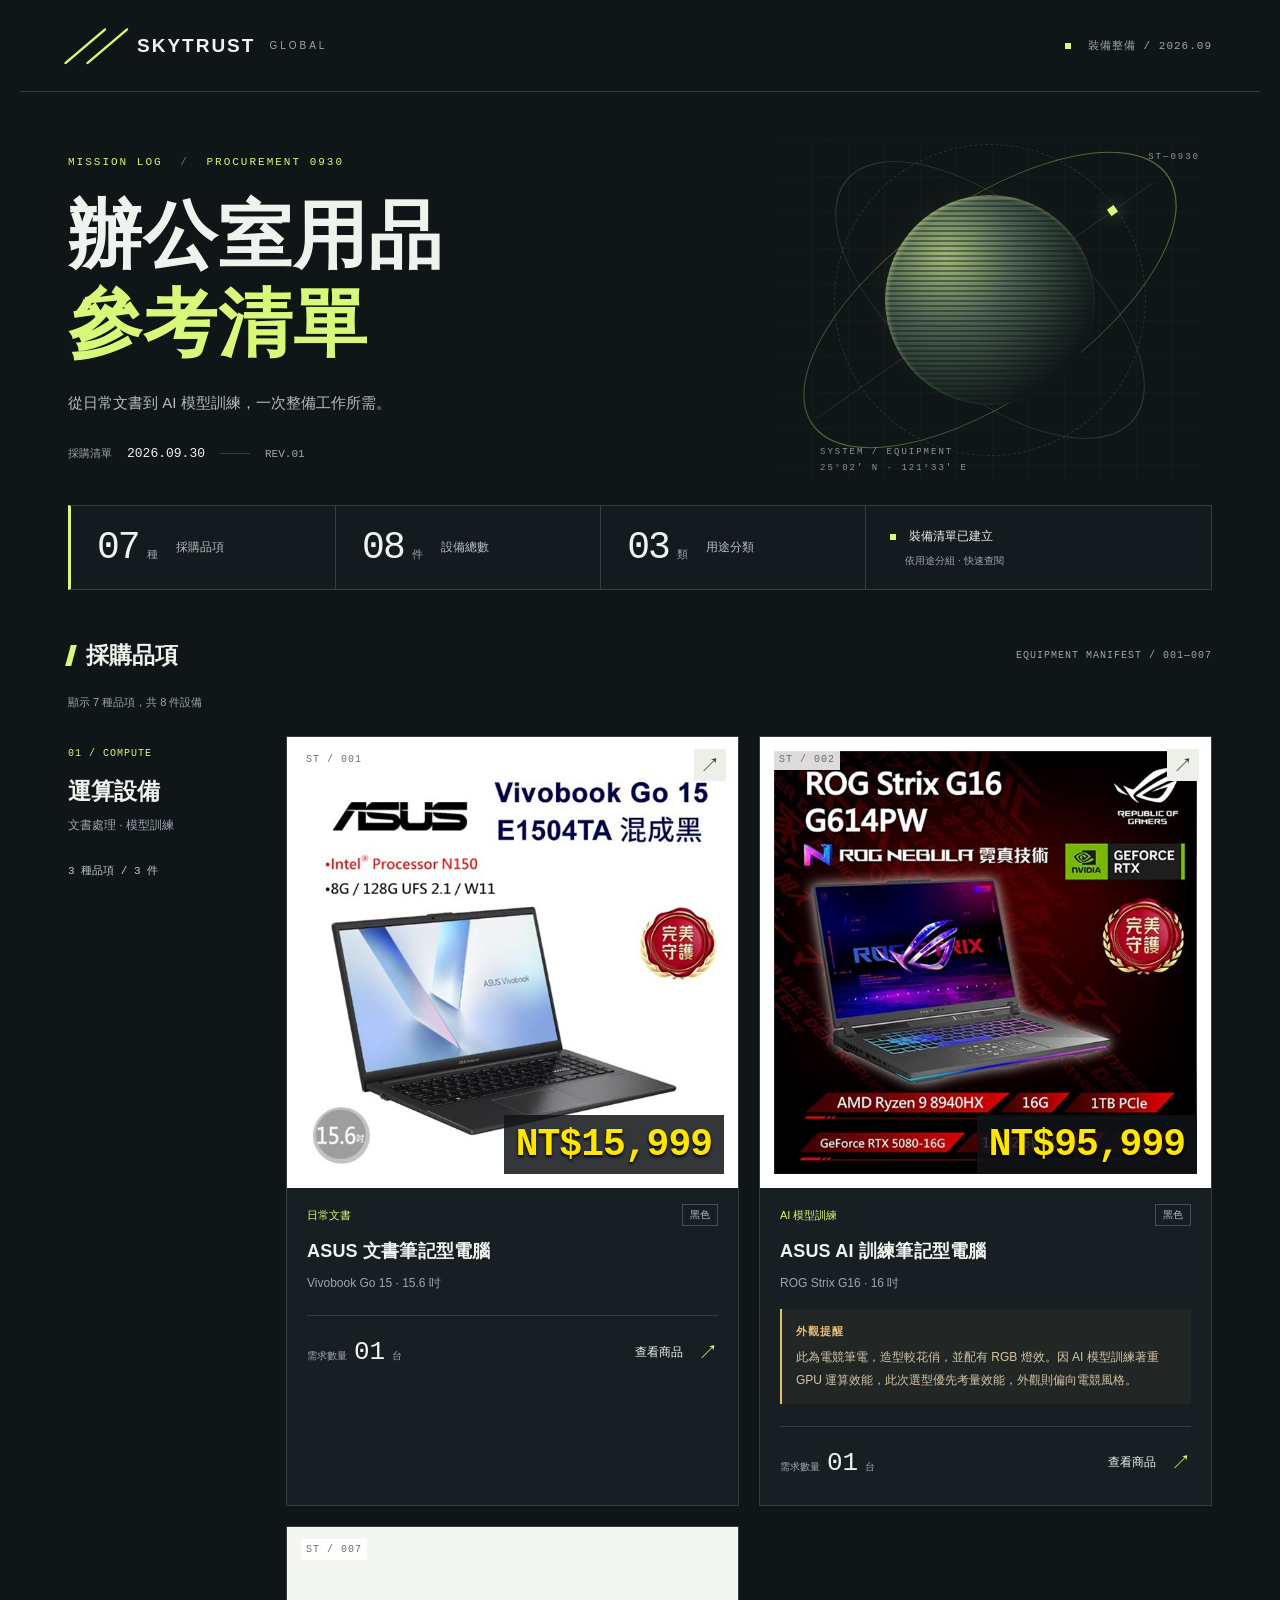
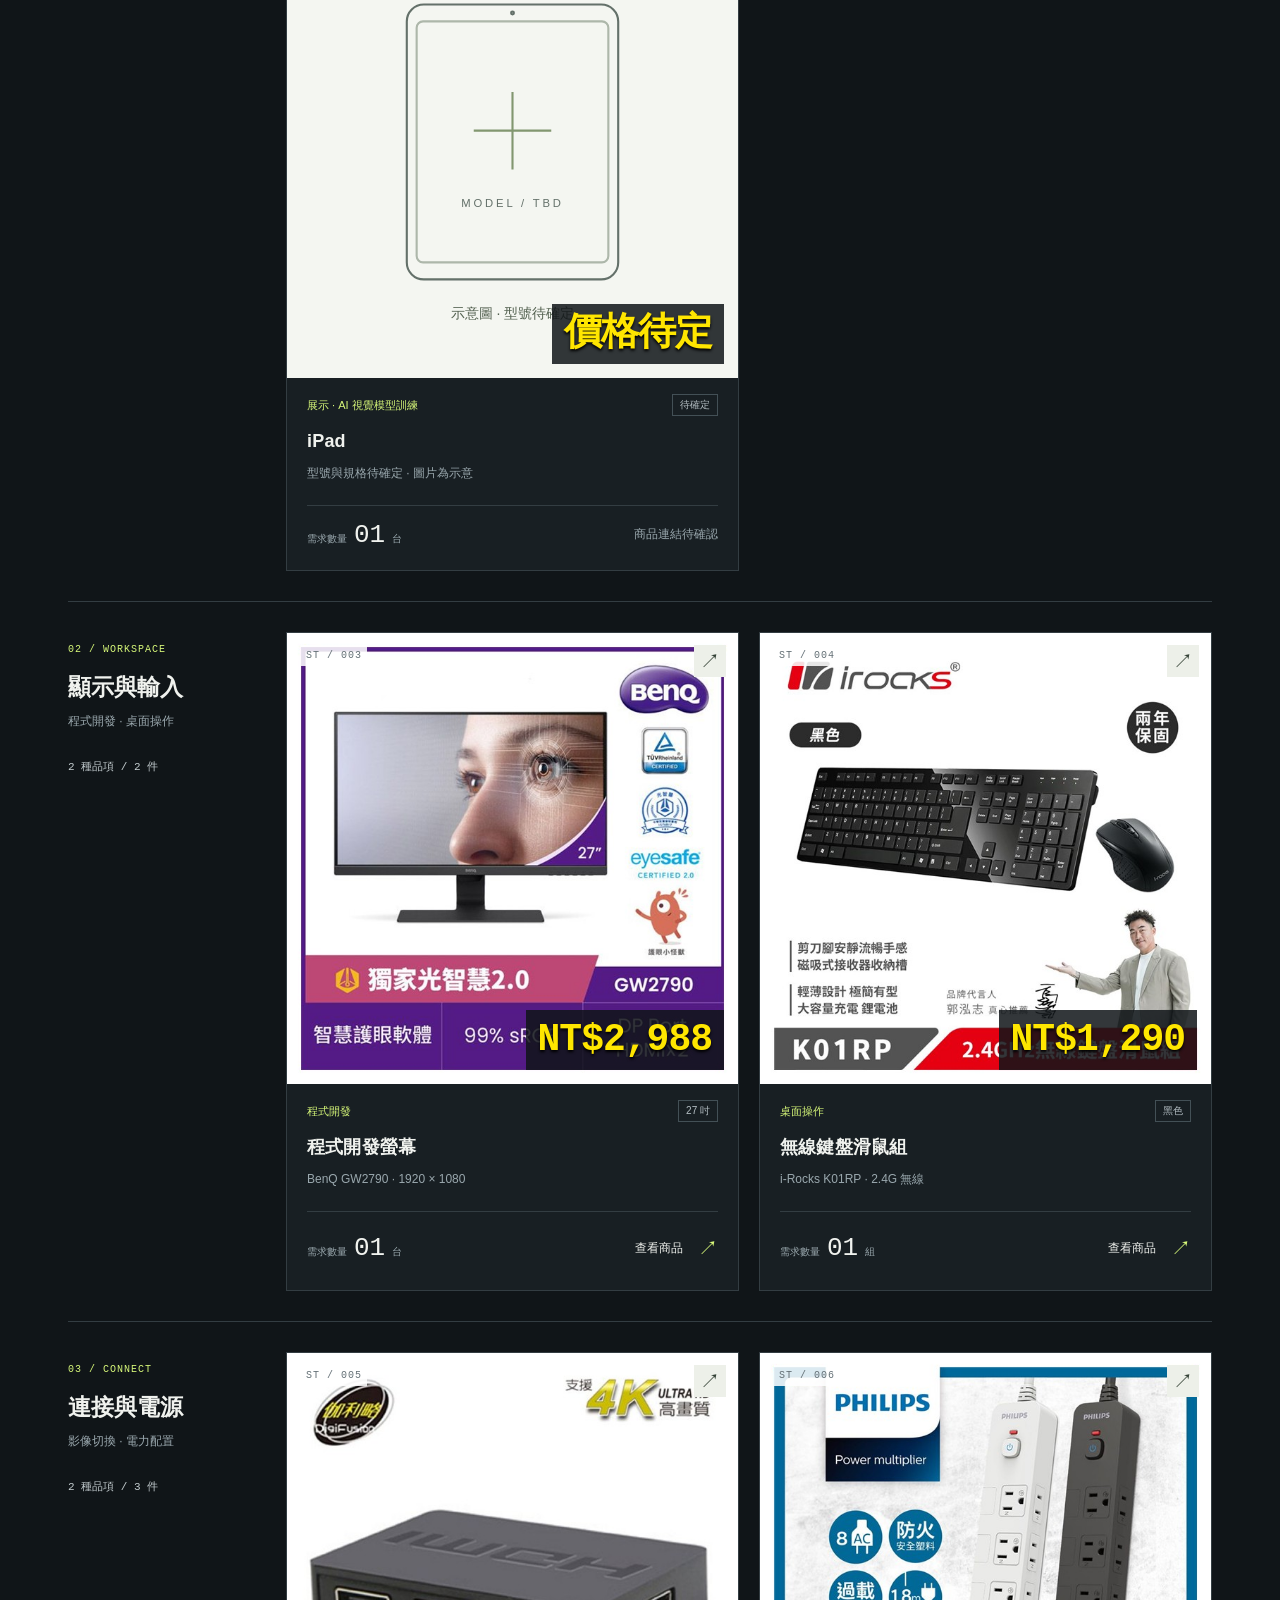
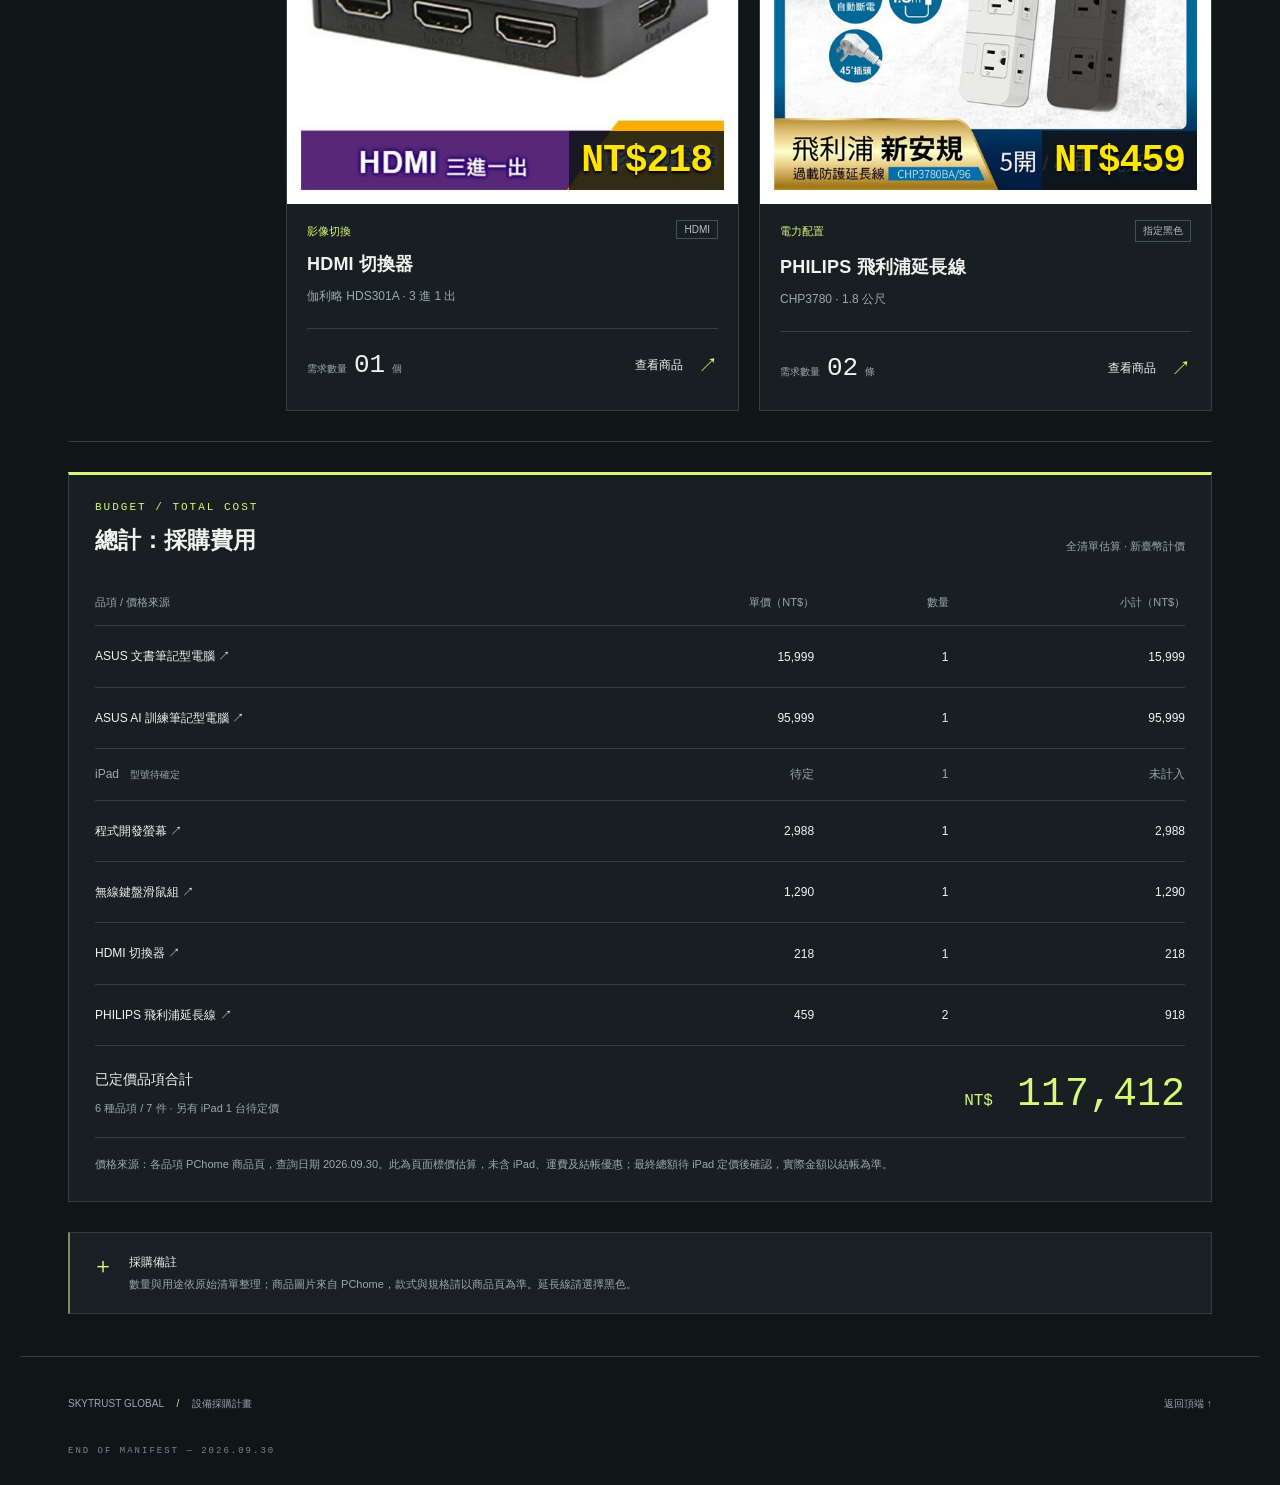
<file: 2026.09.30_purchase_list/index.html>
<!doctype html>
<html lang="zh-TW">
<head>
  <meta charset="utf-8">
  <meta name="viewport" content="width=device-width, initial-scale=1">
  <meta name="theme-color" content="#101518">
  <meta name="description" content="2026 年 9 月 30 日設備採購清單：7 種品項、8 件設備，依用途分類，提供商品圖片與採購連結。">
  <title>設備採購清單｜SKYTRUST / 2026.09.30</title>
  <link rel="stylesheet" href="style.css">
  <script src="app.js" defer></script>
</head>
<body>
  <a class="skip" href="#inventory">跳至採購清單</a>
  <header class="masthead"><a class="brand" href="./"><span class="brand-icon" aria-hidden="true">╱╱</span> SKYTRUST<span class="brand-sub">GLOBAL</span></a><span class="edition"><i></i> 裝備整備 / 2026.09</span></header>
  <main>
    <section class="hero" aria-labelledby="title">
      <div class="hero-copy"><p class="eyebrow">MISSION LOG <span>/</span> PROCUREMENT 0930</p><h1 id="title">辦公室用品<br><span>參考清單</span></h1><p class="intro">從日常文書到 AI 模型訓練，<br class="mobile-break">一次整備工作所需。</p><div class="date"><span>採購清單</span><time datetime="2026-09-30">2026.09.30</time><span class="date-rule"></span> REV.01</div></div>
      <div class="orbital" aria-hidden="true"><div class="orbit orbit-one"></div><div class="orbit orbit-two"></div><div class="orbit orbit-three"></div><div class="crosshair"></div><div class="planet"></div><span class="orbit-label">SYSTEM / EQUIPMENT<br>25°02′ N · 121°33′ E</span><span class="orbit-tag">ST—0930</span></div>
      <div class="stats" aria-label="清單統計"><div><strong>07<span>種</span></strong><span>採購品項</span></div><div><strong>08<span>件</span></strong><span>設備總數</span></div><div><strong>03<span>類</span></strong><span>用途分類</span></div><p><span class="status-dot"></span> 裝備清單已建立<small>依用途分組 · 快速查閱</small></p></div>
    </section>
    <section id="inventory" class="inventory" aria-labelledby="inventory-title">
      <div class="inventory-heading"><h2 id="inventory-title"><span class="section-marker"></span> 採購品項</h2><span class="micro">EQUIPMENT MANIFEST / 001—007</span></div>
      <p class="result-count" aria-live="polite">顯示 7 種品項，共 8 件設備</p>
      <div id="groups">
        <section class="equipment-group" data-group="compute" aria-labelledby="compute-title"><div class="group-heading"><span class="group-index">01 / COMPUTE</span><h3 id="compute-title">運算設備</h3><p>文書處理 · 模型訓練</p><span class="group-total">3 種品項 / 3 件</span></div><div class="cards">
          <article class="card" data-name="ASUS 文書筆記型電腦" data-quantity="1" data-order="1"><a class="preview" href="assets/DHAFPX-A900K8CGT.jpg" target="_blank" rel="noopener" aria-label="放大 ASUS 文書筆記型電腦圖片"><span class="item-code">ST / 001</span><img src="assets/DHAFPX-A900K8CGT.jpg" width="640" height="640" alt="ASUS Vivobook Go 15 黑色筆記型電腦" decoding="async"><span class="price-watermark" aria-label="參考單價 NT$15,999">NT$15,999</span><span class="expand" aria-hidden="true">↗</span></a><div class="card-body"><p class="item-role">日常文書 <span>黑色</span></p><h4>ASUS 文書筆記型電腦</h4><p class="spec">Vivobook Go 15 · 15.6 吋</p><div class="card-footer"><span class="quantity">需求數量 <strong>01</strong><span>台</span></span><a class="product-link" href="https://24h.pchome.com.tw/prod/DHAFPX-A900K8CGT" target="_blank" rel="noopener noreferrer">查看商品 <span aria-hidden="true">↗</span><span class="sr-only">（另開分頁）</span></a></div></div></article>
          <article class="card" data-name="ASUS AI 訓練筆記型電腦" data-quantity="1" data-order="2"><a class="preview" href="assets/DHAS4M-A900JYHCO.jpg" target="_blank" rel="noopener" aria-label="放大 ASUS AI 訓練筆記型電腦圖片"><span class="item-code">ST / 002</span><img src="assets/DHAS4M-A900JYHCO.jpg" width="640" height="640" alt="ASUS ROG Strix G16 黑色筆記型電腦" decoding="async"><span class="price-watermark" aria-label="參考單價 NT$95,999">NT$95,999</span><span class="expand" aria-hidden="true">↗</span></a><div class="card-body"><p class="item-role">AI 模型訓練 <span>黑色</span></p><h4>ASUS AI 訓練筆記型電腦</h4><p class="spec">ROG Strix G16 · 16 吋</p><p class="item-warning"><strong>外觀提醒</strong>此為電競筆電，造型較花俏，並配有 RGB 燈效。因 AI 模型訓練著重 GPU 運算效能，此次選型優先考量效能，外觀則偏向電競風格。</p><div class="card-footer"><span class="quantity">需求數量 <strong>01</strong><span>台</span></span><a class="product-link" href="https://24h.pchome.com.tw/prod/DHAS4M-A900JYHCO" target="_blank" rel="noopener noreferrer">查看商品 <span aria-hidden="true">↗</span><span class="sr-only">（另開分頁）</span></a></div></div></article>
                  <article class="card" data-name="iPad 展示與 AI 視覺模型訓練" data-quantity="1" data-order="7"><div class="preview"><span class="item-code">ST / 007</span><img src="assets/ipad-pending.svg" width="640" height="640" alt="平板電腦示意圖，iPad 型號與商品圖片待確定" loading="lazy" decoding="async"><span class="price-watermark" aria-label="價格待定">價格待定</span></div><div class="card-body"><p class="item-role">展示 · AI 視覺模型訓練 <span>待確定</span></p><h4>iPad</h4><p class="spec">型號與規格待確定 · 圖片為示意</p><div class="card-footer"><span class="quantity">需求數量 <strong>01</strong><span>台</span></span><span class="spec">商品連結待確認</span></div></div></article>
        </div></section>
        <section class="equipment-group" data-group="workspace" aria-labelledby="workspace-title"><div class="group-heading"><span class="group-index">02 / WORKSPACE</span><h3 id="workspace-title">顯示與輸入</h3><p>程式開發 · 桌面操作</p><span class="group-total">2 種品項 / 2 件</span></div><div class="cards">
          <article class="card" data-name="程式開發螢幕" data-quantity="1" data-order="3"><a class="preview" href="assets/DSABSO-A900HA64I.jpg" target="_blank" rel="noopener" aria-label="放大程式開發螢幕圖片"><span class="item-code">ST / 003</span><img src="assets/DSABSO-A900HA64I.jpg" width="640" height="640" alt="BenQ GW2790 27 吋螢幕" loading="lazy" decoding="async"><span class="price-watermark" aria-label="參考單價 NT$2,988">NT$2,988</span><span class="expand" aria-hidden="true">↗</span></a><div class="card-body"><p class="item-role">程式開發 <span>27 吋</span></p><h4>程式開發螢幕</h4><p class="spec">BenQ GW2790 · 1920 × 1080</p><div class="card-footer"><span class="quantity">需求數量 <strong>01</strong><span>台</span></span><a class="product-link" href="https://24h.pchome.com.tw/prod/DSABSO-A900HA64I" target="_blank" rel="noopener noreferrer">查看商品 <span aria-hidden="true">↗</span><span class="sr-only">（另開分頁）</span></a></div></div></article>
          <article class="card" data-name="無線鍵盤滑鼠組" data-quantity="1" data-order="4"><a class="preview" href="assets/QABF0Z-A900A4ECE.jpg" target="_blank" rel="noopener" aria-label="放大無線鍵盤滑鼠組圖片"><span class="item-code">ST / 004</span><img src="assets/QABF0Z-A900A4ECE.jpg" width="640" height="640" alt="i-Rocks K01RP 黑色無線鍵盤與滑鼠組" loading="lazy" decoding="async"><span class="price-watermark" aria-label="參考單價 NT$1,290">NT$1,290</span><span class="expand" aria-hidden="true">↗</span></a><div class="card-body"><p class="item-role">桌面操作 <span>黑色</span></p><h4>無線鍵盤滑鼠組</h4><p class="spec">i-Rocks K01RP · 2.4G 無線</p><div class="card-footer"><span class="quantity">需求數量 <strong>01</strong><span>組</span></span><a class="product-link" href="https://24h.pchome.com.tw/prod/QABF0Z-A900A4ECE" target="_blank" rel="noopener noreferrer">查看商品 <span aria-hidden="true">↗</span><span class="sr-only">（另開分頁）</span></a></div></div></article>
        </div></section>
        <section class="equipment-group" data-group="connect" aria-labelledby="connect-title"><div class="group-heading"><span class="group-index">03 / CONNECT</span><h3 id="connect-title">連接與電源</h3><p>影像切換 · 電力配置</p><span class="group-total">2 種品項 / 3 件</span></div><div class="cards">
          <article class="card" data-name="HDMI 切換器" data-quantity="1" data-order="5"><a class="preview" href="assets/QABF16-A9009T082.jpg" target="_blank" rel="noopener" aria-label="放大 HDMI 切換器圖片"><span class="item-code">ST / 005</span><img src="assets/QABF16-A9009T082.jpg" width="640" height="640" alt="伽利略 HDS301A HDMI 3 進 1 出切換器" loading="lazy" decoding="async"><span class="price-watermark" aria-label="參考單價 NT$218">NT$218</span><span class="expand" aria-hidden="true">↗</span></a><div class="card-body"><p class="item-role">影像切換 <span>HDMI</span></p><h4>HDMI 切換器</h4><p class="spec">伽利略 HDS301A · 3 進 1 出</p><div class="card-footer"><span class="quantity">需求數量 <strong>01</strong><span>個</span></span><a class="product-link" href="https://24h.pchome.com.tw/prod/QABF16-A9009T082" target="_blank" rel="noopener noreferrer">查看商品 <span aria-hidden="true">↗</span><span class="sr-only">（另開分頁）</span></a></div></div></article>
          <article class="card" data-name="PHILIPS 飛利浦延長線" data-quantity="2" data-order="6"><a class="preview" href="assets/DSAO9R-A900GY675.jpg" target="_blank" rel="noopener" aria-label="放大 PHILIPS 延長線圖片"><span class="item-code">ST / 006</span><img src="assets/DSAO9R-A900GY675.jpg" width="640" height="640" alt="PHILIPS CHP3780 延長線商品圖，採購指定黑色" loading="lazy" decoding="async"><span class="price-watermark" aria-label="參考單價 NT$459">NT$459</span><span class="expand" aria-hidden="true">↗</span></a><div class="card-body"><p class="item-role">電力配置 <span>指定黑色</span></p><h4>PHILIPS 飛利浦延長線</h4><p class="spec">CHP3780 · 1.8 公尺</p><div class="card-footer"><span class="quantity">需求數量 <strong>02</strong><span>條</span></span><a class="product-link" href="https://24h.pchome.com.tw/prod/DSAO9R-A900GY675" target="_blank" rel="noopener noreferrer">查看商品 <span aria-hidden="true">↗</span><span class="sr-only">（另開分頁）</span></a></div></div></article>
        </div></section>
      </div>
      <section class="cost-summary" aria-labelledby="cost-title">
        <div class="cost-heading"><div><p class="eyebrow">BUDGET / TOTAL COST</p><h2 id="cost-title">總計：採購費用</h2></div><p class="cost-scope">全清單估算 · 新臺幣計價</p></div>
        <div class="cost-table-wrap" role="region" aria-label="採購費用明細，可水平捲動" tabindex="0">
          <table class="cost-table">
            <caption class="sr-only">新臺幣單價、採購數量與品項小計；商品名稱連結至價格來源。</caption>
            <thead><tr><th scope="col">品項 / 價格來源</th><th scope="col">單價（NT$）</th><th scope="col">數量</th><th scope="col">小計（NT$）</th></tr></thead>
            <tbody>
              <tr data-unit-price="15999" data-quantity="1"><th scope="row"><a href="https://24h.pchome.com.tw/prod/DHAFPX-A900K8CGT" target="_blank" rel="noopener noreferrer">ASUS 文書筆記型電腦 ↗<span class="sr-only">（另開分頁）</span></a></th><td>15,999</td><td>1</td><td>15,999</td></tr>
              <tr data-unit-price="95999" data-quantity="1"><th scope="row"><a href="https://24h.pchome.com.tw/prod/DHAS4M-A900JYHCO" target="_blank" rel="noopener noreferrer">ASUS AI 訓練筆記型電腦 ↗<span class="sr-only">（另開分頁）</span></a></th><td>95,999</td><td>1</td><td>95,999</td></tr>
              <tr class="cost-pending" data-quantity="1"><th scope="row">iPad <span>型號待確定</span></th><td>待定</td><td>1</td><td>未計入</td></tr>
              <tr data-unit-price="2988" data-quantity="1"><th scope="row"><a href="https://24h.pchome.com.tw/prod/DSABSO-A900HA64I" target="_blank" rel="noopener noreferrer">程式開發螢幕 ↗<span class="sr-only">（另開分頁）</span></a></th><td>2,988</td><td>1</td><td>2,988</td></tr>
              <tr data-unit-price="1290" data-quantity="1"><th scope="row"><a href="https://24h.pchome.com.tw/prod/QABF0Z-A900A4ECE" target="_blank" rel="noopener noreferrer">無線鍵盤滑鼠組 ↗<span class="sr-only">（另開分頁）</span></a></th><td>1,290</td><td>1</td><td>1,290</td></tr>
              <tr data-unit-price="218" data-quantity="1"><th scope="row"><a href="https://24h.pchome.com.tw/prod/QABF16-A9009T082" target="_blank" rel="noopener noreferrer">HDMI 切換器 ↗<span class="sr-only">（另開分頁）</span></a></th><td>218</td><td>1</td><td>218</td></tr>
              <tr data-unit-price="459" data-quantity="2"><th scope="row"><a href="https://24h.pchome.com.tw/prod/DSAO9R-A900GY675" target="_blank" rel="noopener noreferrer">PHILIPS 飛利浦延長線 ↗<span class="sr-only">（另開分頁）</span></a></th><td>459</td><td>2</td><td>918</td></tr>
            </tbody>
          </table>
        </div>
        <div class="cost-total"><div><span>已定價品項合計</span><small>6 種品項 / 7 件 · 另有 iPad 1 台待定價</small></div><strong><span>NT$</span> 117,412</strong></div>
        <p class="cost-disclaimer">價格來源：各品項 PChome 商品頁，查詢日期 <time datetime="2026-09-30">2026.09.30</time>。此為頁面標價估算，未含 iPad、運費及結帳優惠；最終總額待 iPad 定價後確認，實際金額以結帳為準。</p>
      </section>
      <aside class="note"><span aria-hidden="true">＋</span><p>採購備註<span>數量與用途依原始清單整理；商品圖片來自 PChome，款式與規格請以商品頁為準。延長線請選擇黑色。</span></p></aside>
    </section>
  </main>
  <footer><span>SKYTRUST GLOBAL <span class="footer-slash">/</span> 設備採購計畫</span><a href="#title">返回頂端 ↑</a><span class="footer-code">END OF MANIFEST — 2026.09.30</span></footer>
  <dialog id="lightbox" aria-labelledby="lightbox-title"><button class="close" type="button" aria-label="關閉圖片預覽">×</button><img width="640" height="640" alt=""><p id="lightbox-title"></p></dialog>
</body>
</html>
</file>
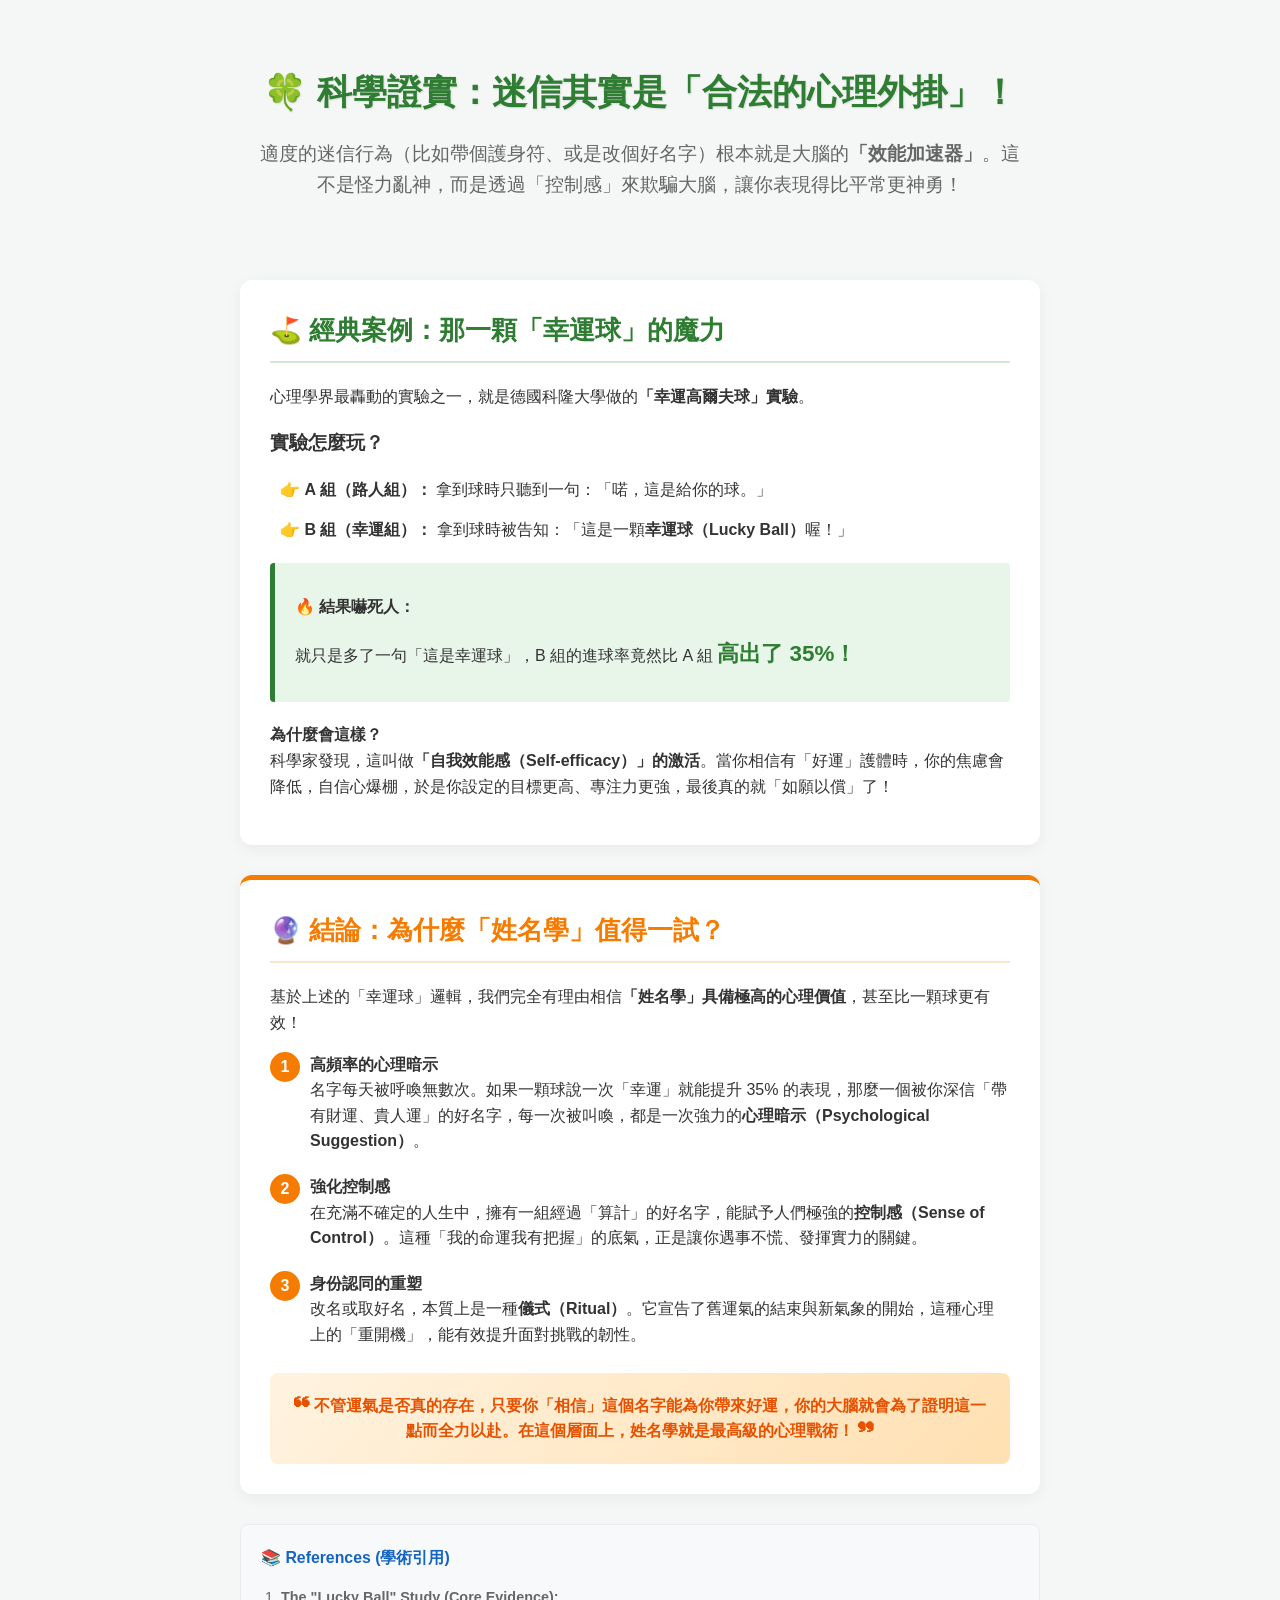
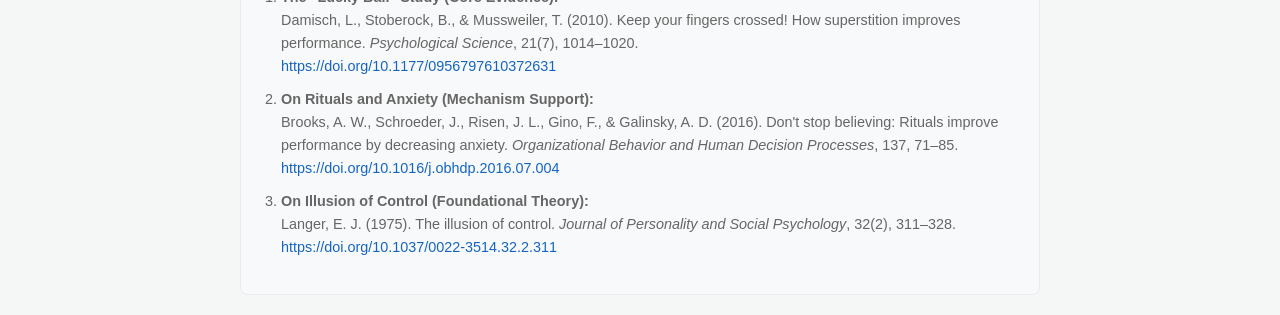
<file: Lucky_Ball/index.html>
<!DOCTYPE html>
<html lang="zh-TW">
<head>
    <meta charset="UTF-8">
    <meta name="viewport" content="width=device-width, initial-scale=1.0">
    <title>科學證實：迷信的力量</title>
    <style>
        /* --- 基礎設定 --- */
        :root {
            --primary-color: #2e7d32; /* 幸運綠 */
            --secondary-color: #1565c0; /* 學術藍 */
            --accent-color: #f57c00; /* 運勢金橘 */
            --bg-color: #f4f7f6;
            --card-bg: #ffffff;
            --text-main: #333333;
            --text-light: #666666;
        }

        body {
            font-family: "PingFang TC", "Microsoft JhengHei", "Noto Sans TC", sans-serif;
            line-height: 1.6;
            color: var(--text-main);
            background-color: var(--bg-color);
            margin: 0;
            padding: 20px;
        }

        .container {
            max-width: 800px;
            margin: 0 auto;
        }

        /* --- 標題區塊 --- */
        header {
            text-align: center;
            margin-bottom: 40px;
            padding: 20px;
        }

        h1 {
            color: var(--primary-color);
            font-size: 2.2em;
            margin-bottom: 10px;
            text-shadow: 1px 1px 2px rgba(0,0,0,0.1);
        }

        .intro {
            font-size: 1.2em;
            color: var(--text-light);
            font-weight: 500;
        }

        /* --- 卡片通用樣式 --- */
        .card {
            background: var(--card-bg);
            border-radius: 12px;
            padding: 30px;
            margin-bottom: 30px;
            box-shadow: 0 4px 15px rgba(0,0,0,0.05);
            transition: transform 0.2s ease;
        }

        .card:hover {
            transform: translateY(-5px);
            box-shadow: 0 8px 25px rgba(0,0,0,0.1);
        }

        h2 {
            font-size: 1.6em;
            border-bottom: 2px solid #eee;
            padding-bottom: 10px;
            margin-top: 0;
        }

        /* --- 實驗區塊 (綠色主題) --- */
        .experiment-card h2 {
            color: var(--primary-color);
            border-color: rgba(46, 125, 50, 0.2);
        }

        .highlight-box {
            background-color: #e8f5e9;
            border-left: 5px solid var(--primary-color);
            padding: 15px 20px;
            margin: 20px 0;
            border-radius: 4px;
        }

        .stat-highlight {
            font-size: 1.4em;
            font-weight: bold;
            color: var(--primary-color);
        }

        ul.experiment-steps {
            list-style: none;
            padding: 0;
        }

        ul.experiment-steps li {
            margin-bottom: 15px;
            padding-left: 10px;
            position: relative;
        }

        /* --- 姓名學結論區塊 (金色/橘色主題) --- */
        .conclusion-card {
            border-top: 5px solid var(--accent-color);
        }

        .conclusion-card h2 {
            color: var(--accent-color);
            border-color: rgba(245, 124, 0, 0.2);
        }

        .name-points {
            counter-reset: point-counter;
        }

        .name-point {
            margin-bottom: 20px;
            padding-left: 40px;
            position: relative;
        }

        .name-point::before {
            counter-increment: point-counter;
            content: counter(point-counter);
            position: absolute;
            left: 0;
            top: 0;
            width: 30px;
            height: 30px;
            background-color: var(--accent-color);
            color: white;
            border-radius: 50%;
            text-align: center;
            line-height: 30px;
            font-weight: bold;
        }

        .final-thought {
            background: linear-gradient(135deg, #fff3e0 0%, #ffe0b2 100%);
            padding: 20px;
            border-radius: 8px;
            font-weight: bold;
            color: #e65100;
            text-align: center;
            margin-top: 25px;
        }

        /* --- 引用文獻區塊 --- */
        .references {
            background-color: #f8f9fa;
            border: 1px solid #e9ecef;
            padding: 20px;
            border-radius: 8px;
            font-size: 0.9em;
            color: var(--text-light);
        }

        .references h3 {
            color: var(--secondary-color);
            font-size: 1.1em;
            margin-top: 0;
        }

        .ref-list {
            padding-left: 20px;
        }

        .ref-list li {
            margin-bottom: 10px;
            word-break: break-word; /* 防止長網址破版 */
        }

        .doi-link {
            color: var(--secondary-color);
            text-decoration: none;
        }

        .doi-link:hover {
            text-decoration: underline;
        }

        /* RWD 調整 */
        @media (max-width: 600px) {
            body { padding: 10px; }
            h1 { font-size: 1.8em; }
            .card { padding: 20px; }
        }
    </style>
</head>
<body>

<div class="container">

    <header>
        <h1>🍀 科學證實：迷信其實是「合法的心理外掛」！</h1>
        <p class="intro">
            適度的迷信行為（比如帶個護身符、或是改個好名字）根本就是大腦的<b>「效能加速器」</b>。這不是怪力亂神，而是透過「控制感」來欺騙大腦，讓你表現得比平常更神勇！
        </p>
    </header>

    <!-- 實驗區塊 -->
    <section class="card experiment-card">
        <h2>⛳️ 經典案例：那一顆「幸運球」的魔力</h2>
        <p>心理學界最轟動的實驗之一，就是德國科隆大學做的<strong>「幸運高爾夫球」實驗</strong>。</p>
        
        <h3>實驗怎麼玩？</h3>
        <ul class="experiment-steps">
            <li>👉 <strong>A 組（路人組）：</strong> 拿到球時只聽到一句：「喏，這是給你的球。」</li>
            <li>👉 <strong>B 組（幸運組）：</strong> 拿到球時被告知：「這是一顆<strong>幸運球（Lucky Ball）</strong>喔！」</li>
        </ul>

        <div class="highlight-box">
            <p><strong>🔥 結果嚇死人：</strong></p>
            <p>就只是多了一句「這是幸運球」，B 組的進球率竟然比 A 組 <span class="stat-highlight">高出了 35%！</span></p>
        </div>

        <p><strong>為什麼會這樣？</strong><br>
        科學家發現，這叫做<strong>「自我效能感（Self-efficacy）」的激活</strong>。當你相信有「好運」護體時，你的焦慮會降低，自信心爆棚，於是你設定的目標更高、專注力更強，最後真的就「如願以償」了！</p>
    </section>

    <!-- 結論區塊 -->
    <section class="card conclusion-card">
        <h2>🔮 結論：為什麼「姓名學」值得一試？</h2>
        <p>基於上述的「幸運球」邏輯，我們完全有理由相信<strong>「姓名學」具備極高的心理價值</strong>，甚至比一顆球更有效！</p>
        
        <div class="name-points">
            <div class="name-point">
                <strong>高頻率的心理暗示</strong><br>
                名字每天被呼喚無數次。如果一顆球說一次「幸運」就能提升 35% 的表現，那麼一個被你深信「帶有財運、貴人運」的好名字，每一次被叫喚，都是一次強力的<strong>心理暗示（Psychological Suggestion）</strong>。
            </div>
            <div class="name-point">
                <strong>強化控制感</strong><br>
                在充滿不確定的人生中，擁有一組經過「算計」的好名字，能賦予人們極強的<strong>控制感（Sense of Control）</strong>。這種「我的命運我有把握」的底氣，正是讓你遇事不慌、發揮實力的關鍵。
            </div>
            <div class="name-point">
                <strong>身份認同的重塑</strong><br>
                改名或取好名，本質上是一種<strong>儀式（Ritual）</strong>。它宣告了舊運氣的結束與新氣象的開始，這種心理上的「重開機」，能有效提升面對挑戰的韌性。
            </div>
        </div>

        <div class="final-thought">
            ❝ 不管運氣是否真的存在，只要你「相信」這個名字能為你帶來好運，你的大腦就會為了證明這一點而全力以赴。在這個層面上，姓名學就是最高級的心理戰術！ ❞
        </div>
    </section>

    <!-- 引用文獻區塊 -->
    <footer class="references">
        <h3>📚 References (學術引用)</h3>
        <ol class="ref-list">
            <li>
                <strong>The "Lucky Ball" Study (Core Evidence):</strong><br>
                Damisch, L., Stoberock, B., & Mussweiler, T. (2010). Keep your fingers crossed! How superstition improves performance. <em>Psychological Science</em>, 21(7), 1014–1020. <br>
                <a href="https://doi.org/10.1177/0956797610372631" target="_blank" class="doi-link">https://doi.org/10.1177/0956797610372631</a>
            </li>
            <li>
                <strong>On Rituals and Anxiety (Mechanism Support):</strong><br>
                Brooks, A. W., Schroeder, J., Risen, J. L., Gino, F., & Galinsky, A. D. (2016). Don't stop believing: Rituals improve performance by decreasing anxiety. <em>Organizational Behavior and Human Decision Processes</em>, 137, 71–85. <br>
                <a href="https://doi.org/10.1016/j.obhdp.2016.07.004" target="_blank" class="doi-link">https://doi.org/10.1016/j.obhdp.2016.07.004</a>
            </li>
            <li>
                <strong>On Illusion of Control (Foundational Theory):</strong><br>
                Langer, E. J. (1975). The illusion of control. <em>Journal of Personality and Social Psychology</em>, 32(2), 311–328. <br>
                <a href="https://doi.org/10.1037/0022-3514.32.2.311" target="_blank" class="doi-link">https://doi.org/10.1037/0022-3514.32.2.311</a>
            </li>
        </ol>
    </footer>

</div>

</body>
</html>
</file>
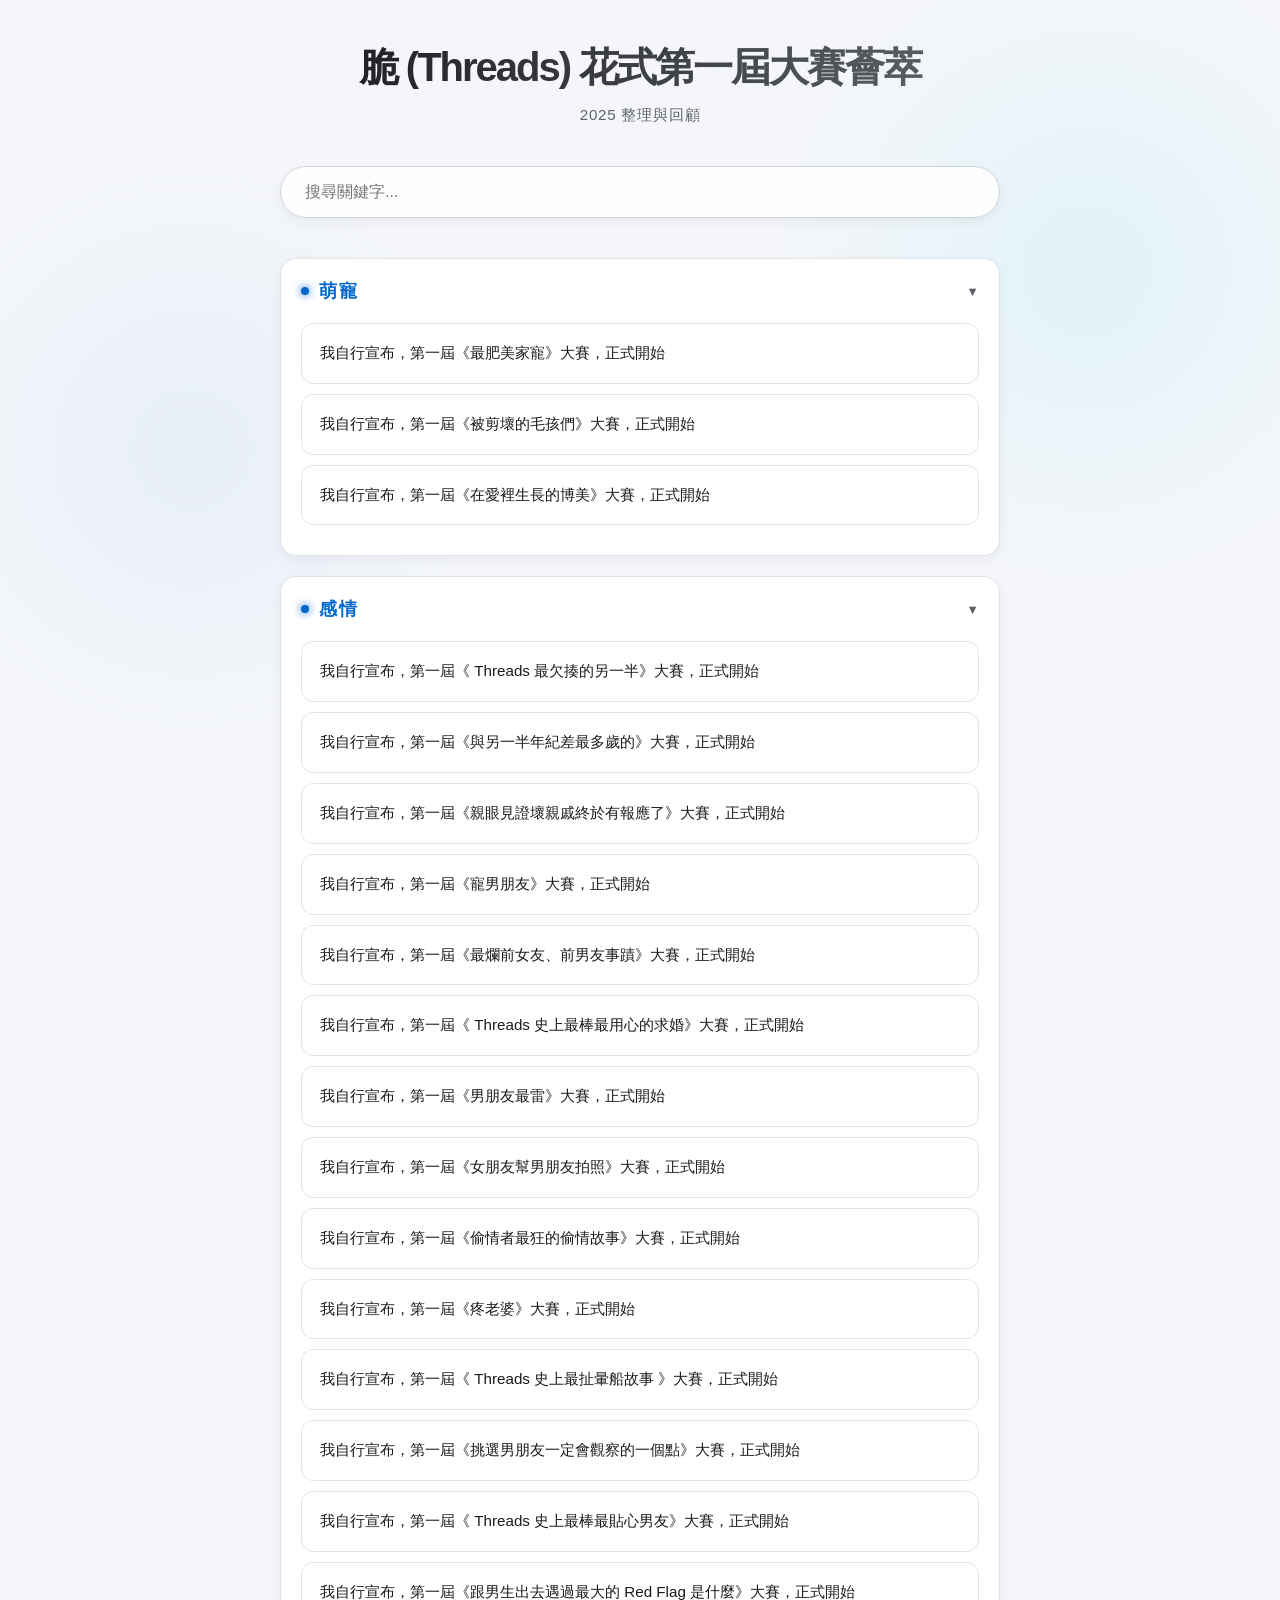
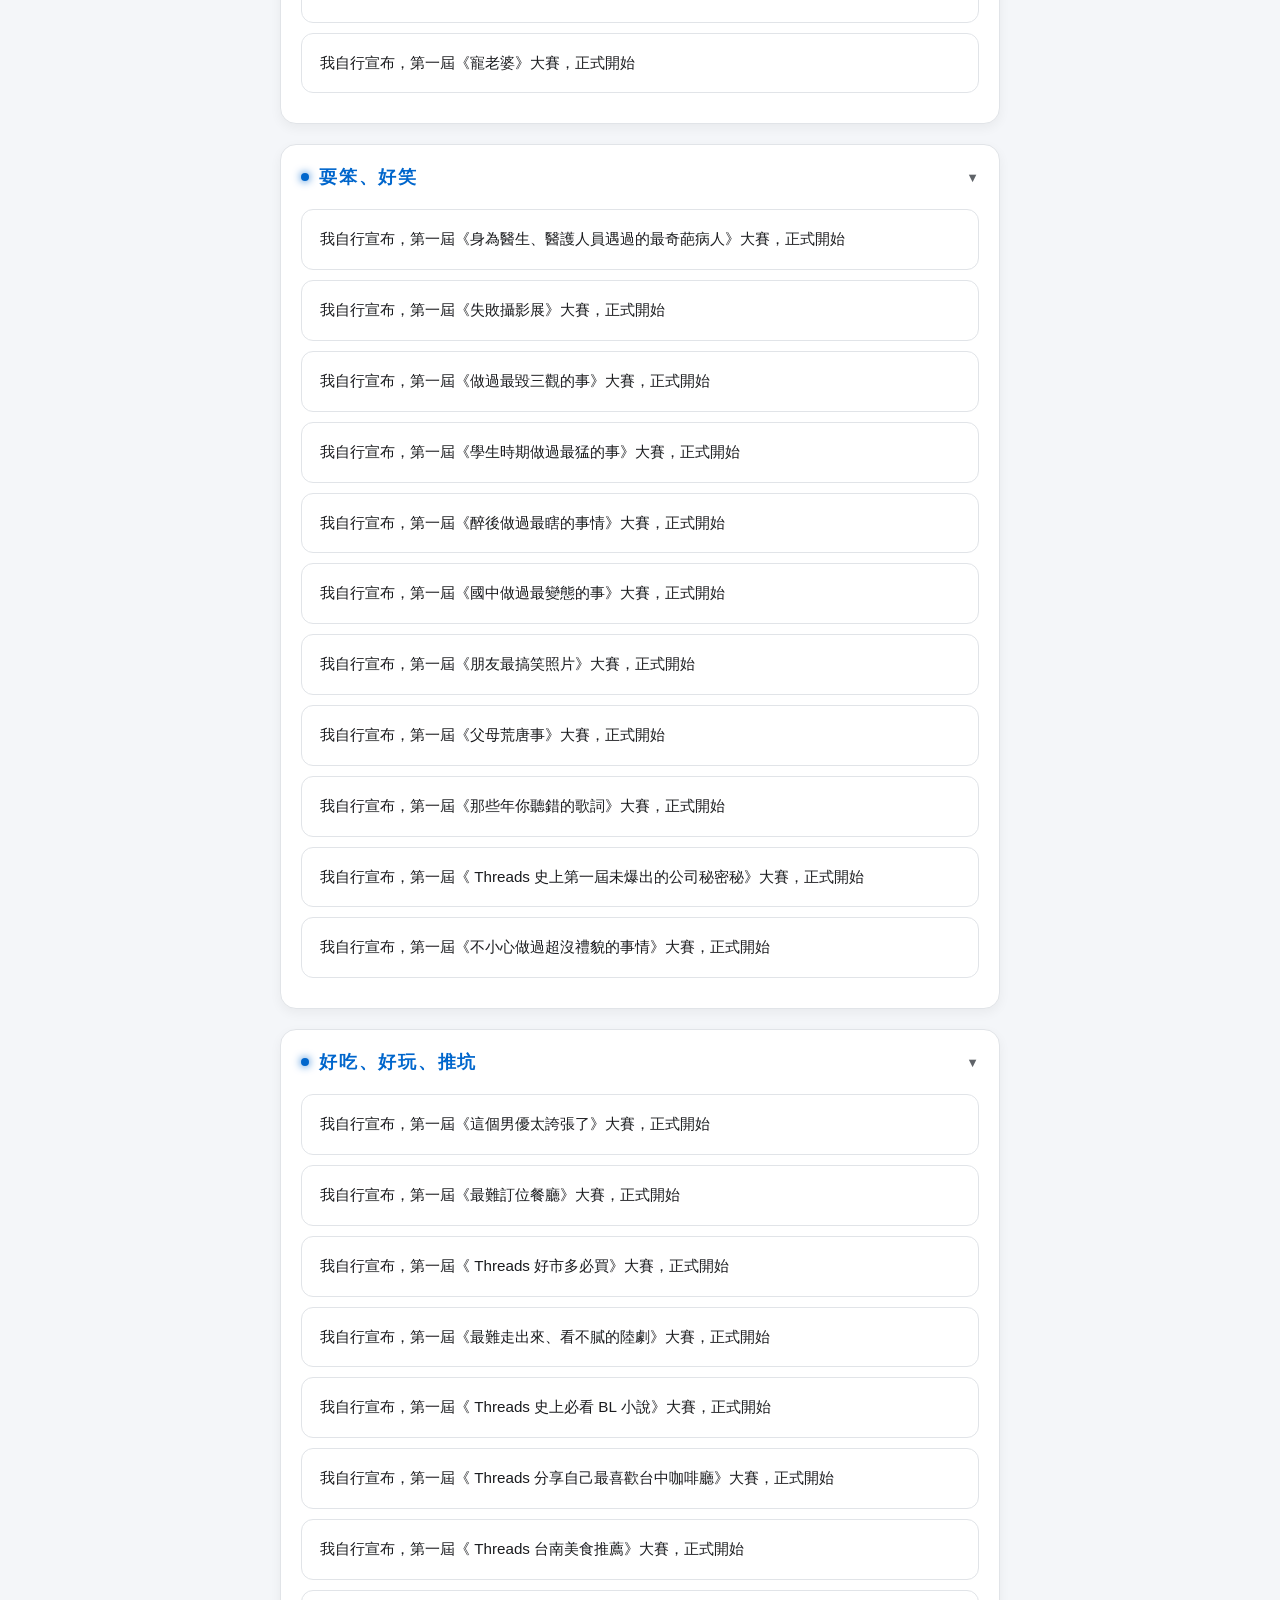
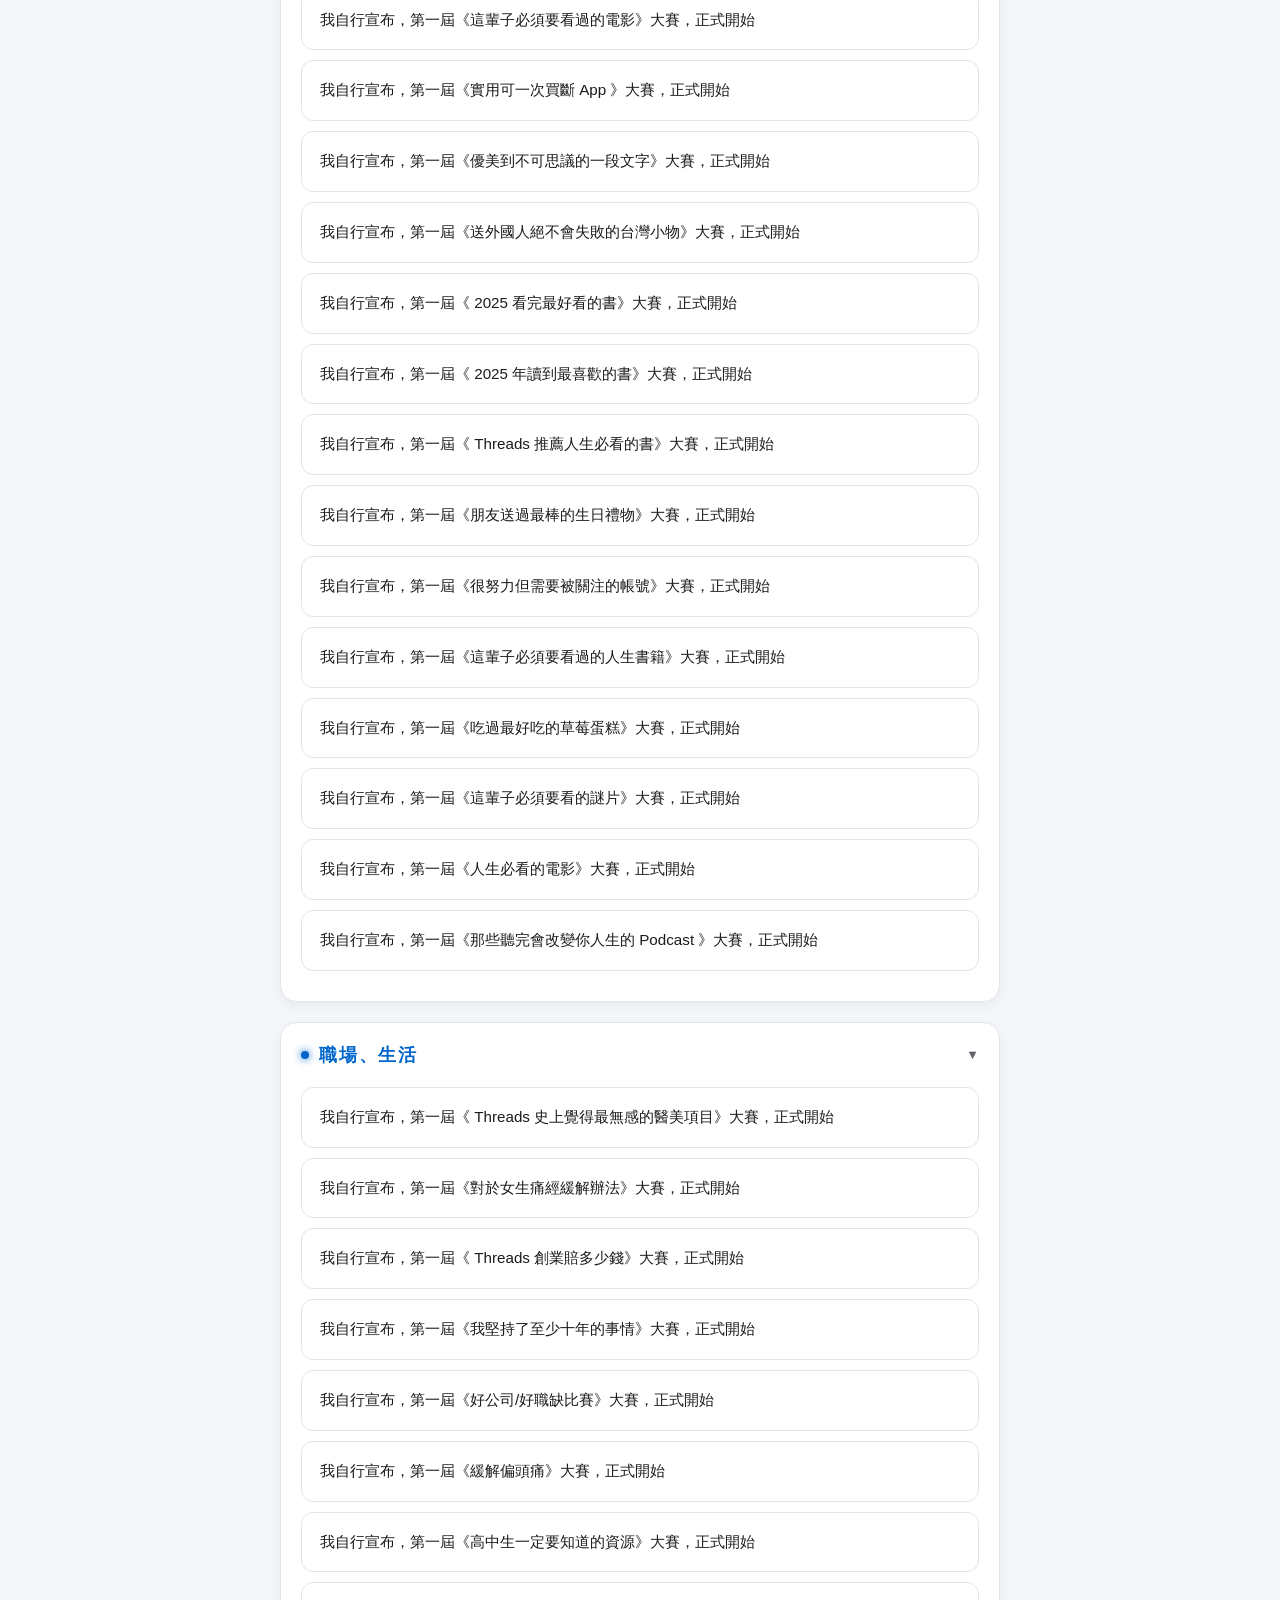
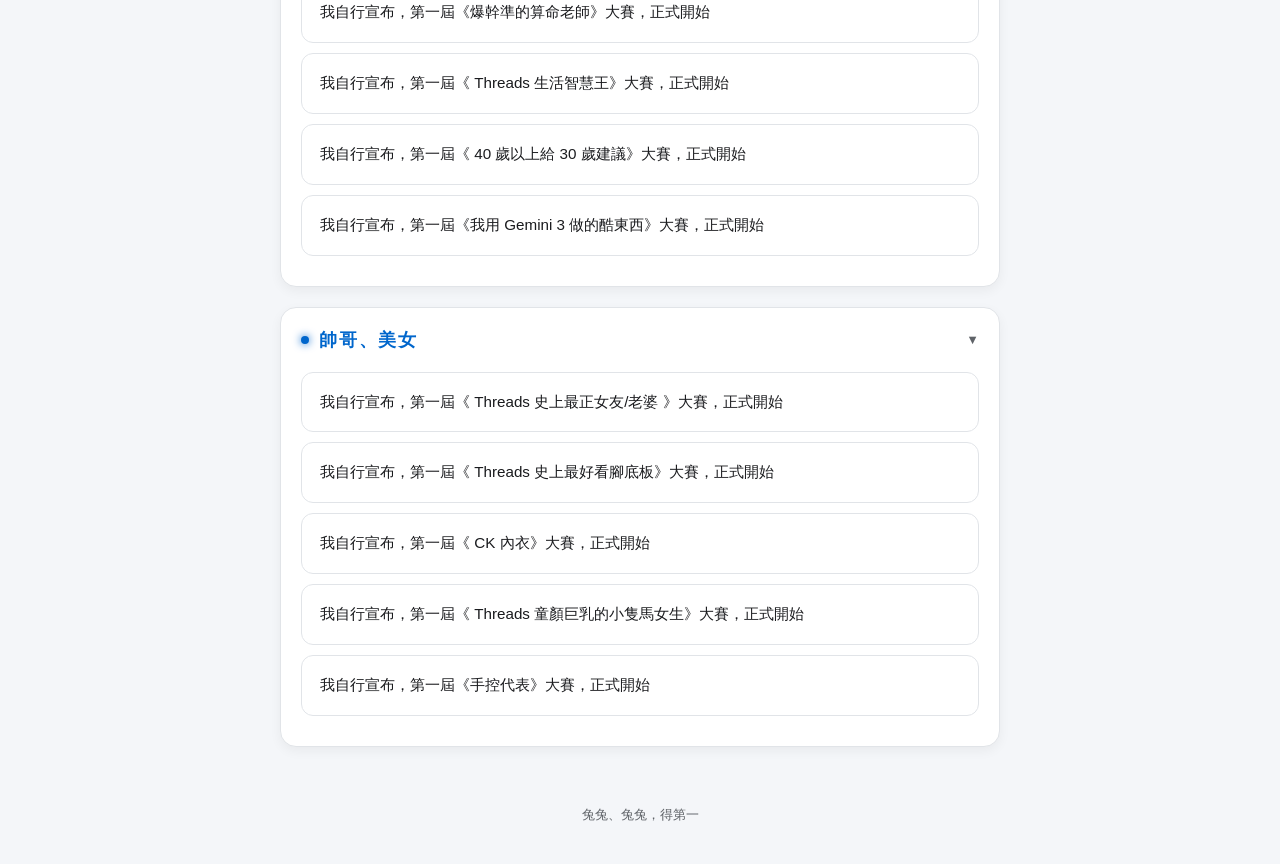
<file: Round_1_Threads_Competitions/index.html>
<!DOCTYPE html>
<html lang="zh-TW">
<head>
    <meta charset="UTF-8">
    <meta name="viewport" content="width=device-width, initial-scale=1.0">
    <title>脆 (Threads) 第一屆大賽薈萃</title>
    <style>
        /* 1. Define Light Mode (Default) Variables */
        :root {
            --bg-color: #f4f6f9;
            --bg-gradient-1: rgba(0, 100, 255, 0.05);
            --bg-gradient-2: rgba(0, 200, 255, 0.08);

            --card-bg: #ffffff;
            --card-border: #e1e4e8;
            --card-hover-bg: #f8f9fa;

            --header-bg: #ffffff;
            --header-border: #e1e4e8;
            --header-hover: #f1f3f5;

            --accent-color: #0066cc; /* Professional Blue */
            --accent-glow: rgba(0, 102, 204, 0.15);

            --text-primary: #1a1b1e;
            --text-secondary: #5f6368;

            --search-bg: rgba(255, 255, 255, 0.85);
            --search-border: #ced4da;
            --search-text: #1a1b1e;

            --shadow-soft: 0 4px 12px rgba(0, 0, 0, 0.05);
            --shadow-hover: 0 8px 24px rgba(0, 0, 0, 0.08);
        }

        /* 2. Dark Mode Overrides (System Preference) */
        @Xmedia (prefers-color-scheme: dark) {
            :root {
                --bg-color: #050505;
                --bg-gradient-1: rgba(76, 29, 149, 0.15);
                --bg-gradient-2: rgba(0, 210, 255, 0.1);

                --card-bg: rgba(255, 255, 255, 0.03);
                --card-border: rgba(255, 255, 255, 0.08);
                --card-hover-bg: rgba(255, 255, 255, 0.06);

                --header-bg: rgba(255, 255, 255, 0.02);
                --header-border: rgba(255, 255, 255, 0.05);
                --header-hover: rgba(255, 255, 255, 0.04);

                --accent-color: #00d2ff; /* Future Cyan */
                --accent-glow: rgba(0, 210, 255, 0.3);

                --text-primary: #ffffff;
                --text-secondary: #888888;

                --search-bg: rgba(20, 20, 20, 0.8);
                --search-border: rgba(255, 255, 255, 0.08);
                --search-text: #ffffff;

                --shadow-soft: 0 10px 30px rgba(0, 0, 0, 0.5);
                --shadow-hover: 0 10px 20px rgba(0, 210, 255, 0.1);
            }
        }

        * {
            box-sizing: border-box;
            margin: 0;
            padding: 0;
            -webkit-tap-highlight-color: transparent;
        }

        body {
            font-family: -apple-system, BlinkMacSystemFont, "Segoe UI", Roboto, Helvetica, Arial, sans-serif;
            background-color: var(--bg-color);
            background-image:
                radial-gradient(circle at 15% 50%, var(--bg-gradient-1), transparent 25%),
                radial-gradient(circle at 85% 30%, var(--bg-gradient-2), transparent 25%);
            background-attachment: fixed;
            color: var(--text-primary);
            min-height: 100vh;
            display: flex;
            flex-direction: column;
            align-items: center;
            padding: 40px 20px;
            transition: background-color 0.5s ease, color 0.5s ease;
        }

        .container {
            width: 100%;
            max-width: 720px;
            position: relative;
        }

        header {
            text-align: center;
            margin-bottom: 40px;
        }

        h1 {
            font-size: 2.5rem;
            font-weight: 800;
            letter-spacing: -0.05em;
            background: linear-gradient(90deg, var(--text-primary), var(--text-secondary));
            -webkit-background-clip: text;
            -webkit-text-fill-color: transparent;
            margin-bottom: 10px;
        }

        p.subtitle {
            color: var(--text-secondary);
            font-size: 0.95rem;
            letter-spacing: 0.05em;
            text-transform: uppercase;
        }

        .search-wrapper {
            position: sticky;
            top: 20px;
            z-index: 100;
            margin-bottom: 40px;
            backdrop-filter: blur(12px);
            -webkit-backdrop-filter: blur(12px);
            border-radius: 50px;
            box-shadow: var(--shadow-soft);
        }

        input#searchInput {
            width: 100%;
            padding: 16px 24px;
            border-radius: 50px;
            border: 1px solid var(--search-border);
            background: var(--search-bg);
            color: var(--search-text);
            font-size: 1rem;
            outline: none;
            transition: all 0.3s ease;
        }

        input#searchInput:focus {
            border-color: var(--accent-color);
            box-shadow: 0 0 15px var(--accent-glow);
        }

        .category-section {
            margin-bottom: 20px;
            background: var(--header-bg);
            border: 1px solid var(--header-border);
            border-radius: 16px;
            overflow: hidden;
            transition: all 0.3s ease;
            box-shadow: var(--shadow-soft);
        }

        .category-header {
            display: flex;
            justify-content: space-between;
            align-items: center;
            padding: 20px;
            cursor: pointer;
            user-select: none;
            transition: background 0.2s ease;
        }

        .category-header:hover {
            background: var(--header-hover);
        }

        .category-title {
            font-size: 1.1rem;
            color: var(--accent-color);
            text-transform: uppercase;
            letter-spacing: 0.1em;
            font-weight: 700;
            display: flex;
            align-items: center;
            gap: 10px;
        }

        .category-title::before {
            content: '';
            display: inline-block;
            width: 8px;
            height: 8px;
            background: var(--accent-color);
            border-radius: 50%;
            box-shadow: 0 0 8px var(--accent-color);
        }

        .toggle-icon {
            color: var(--text-secondary);
            transition: transform 0.3s cubic-bezier(0.4, 0, 0.2, 1);
            font-size: 0.8rem;
        }

        .category-content {
            max-height: 2000px;
            opacity: 1;
            transition: max-height 0.5s cubic-bezier(0.4, 0, 0.2, 1), opacity 0.4s ease;
            padding: 0 20px 20px 20px;
        }

        .category-section.collapsed .category-content {
            max-height: 0;
            opacity: 0;
            padding-bottom: 0;
            pointer-events: none;
        }

        .category-section.collapsed .toggle-icon {
            transform: rotate(-90deg);
        }

        .link-card {
            display: block;
            text-decoration: none;
            background: var(--card-bg);
            border: 1px solid var(--card-border);
            padding: 18px;
            margin-bottom: 10px;
            border-radius: 12px;
            color: var(--text-primary);
            transition: all 0.2s ease;
            position: relative;
            overflow: hidden;
        }

        .link-card::before {
            content: '';
            position: absolute;
            top: 0;
            left: 0;
            width: 4px;
            height: 100%;
            background: var(--accent-color);
            opacity: 0;
            transition: opacity 0.2s ease;
        }

        .link-card:hover {
            transform: translateX(4px);
            background: var(--card-hover-bg);
            border-color: var(--accent-color);
            box-shadow: var(--shadow-hover);
        }

        .link-card:hover::before {
            opacity: 1;
        }

        .link-title {
            font-size: 0.95rem;
            line-height: 1.5;
            font-weight: 500;
        }

        .link-icon {
            float: right;
            opacity: 0;
            transform: translateX(-10px);
            transition: all 0.3s ease;
            color: var(--accent-color);
        }

        .link-card:hover .link-icon {
            opacity: 1;
            transform: translateX(0);
        }

        footer {
            margin-top: 60px;
            color: var(--text-secondary);
            font-size: 0.8rem;
            text-align: center;
        }

        .no-results {
            text-align: center;
            color: var(--text-secondary);
            margin-top: 40px;
            display: none;
        }
    </style>
</head>
<body>

    <div class="container">
        <header>
            <h1>脆 (Threads) 花式第一屆大賽薈萃</h1>
            <p class="subtitle">2025 整理與回顧</p>
        </header>

        <div class="search-wrapper">
            <input type="text" id="searchInput" placeholder="搜尋關鍵字...">
        </div>

        <div id="contentArea"></div>
        <div id="noResults" class="no-results">沒有找到</div>

        <footer>
            兔兔、兔兔，得第一
        </footer>
    </div>

    <script>
        // ---------------------------------------------------------
        // PASTE YOUR JSON DATA HERE
        // ---------------------------------------------------------
        const data = {
            // ... [Paste the full JSON object from previous step here] ...
            "萌寵": [
                { "title": "我自行宣布，第一屆《最肥美家寵》大賽，正式開始", "URL": "https://www.threads.com/@long.zing.ki.xi/post/DQTnG7riYKm" },
                { "title": "我自行宣布，第一屆《被剪壞的毛孩們》大賽，正式開始", "URL": "https://www.threads.com/@springroll0701/post/DQhh-LykwUb" },
                { "title": "我自行宣布，第一屆《在愛裡生長的博美》大賽，正式開始", "URL": "https://www.threads.com/@u0.bella/post/DQ6jvJIErJG" }
            ],
            "感情": [
                { "title": "我自行宣布，第一屆《 Threads 最欠揍的另一半》大賽，正式開始", "URL": "https://www.threads.com/@jily234.10/post/DQyx2WNEq2o" },
                { "title": "我自行宣布，第一屆《與另一半年紀差最多歲的》大賽，正式開始", "URL": "https://www.threads.com/@x_chien_614/post/DQtZHNiEu3W" },
                { "title": "我自行宣布，第一屆《親眼見證壞親戚終於有報應了》大賽，正式開始", "URL": "https://www.threads.com/@black_cherry_so_juicy/post/DRTbQdtAbKy" },
                { "title": "我自行宣布，第一屆《寵男朋友》大賽，正式開始", "URL": "https://www.threads.com/@yzf_.9791/post/DRyOJ3YD5i5" },
                { "title": "我自行宣布，第一屆《最爛前女友、前男友事蹟》大賽，正式開始", "URL": "https://www.threads.com/@xin_baseball/post/DQ1iN3dkv2q" },
                { "title": "我自行宣布，第一屆《 Threads 史上最棒最用心的求婚》大賽，正式開始", "URL": "https://www.threads.com/@annieliiee/post/DQcNfVdj6Wh" },
                { "title": "我自行宣布，第一屆《男朋友最雷》大賽，正式開始", "URL": "https://www.threads.com/@___y.623/post/DQv7jbaiamU" },
                { "title": "我自行宣布，第一屆《女朋友幫男朋友拍照》大賽，正式開始", "URL": "https://www.threads.com/@houseof886.us/post/DRP34lUkhhE" },
                { "title": "我自行宣布，第一屆《偷情者最狂的偷情故事》大賽，正式開始", "URL": "https://www.threads.com/@double.chin411/post/DQx3t90gUmd" },
                { "title": "我自行宣布，第一屆《疼老婆》大賽，正式開始", "URL": "https://www.threads.com/@ra27x45/post/DRPWOiNE5u6" },
                { "title": "我自行宣布，第一屆《 Threads 史上最扯暈船故事 》大賽，正式開始", "URL": "https://www.threads.com/@kubiiio_0/post/DQMISTxih-N" },
                { "title": "我自行宣布，第一屆《挑選男朋友一定會觀察的一個點》大賽，正式開始", "URL": "https://www.threads.com/@recolond/post/DQ34wM8EZQr" },
                { "title": "我自行宣布，第一屆《 Threads 史上最棒最貼心男友》大賽，正式開始", "URL": "https://www.threads.com/@hz_9x9/post/DQMjcbpEuJm" },
                { "title": "我自行宣布，第一屆《跟男生出去遇過最大的 Red Flag 是什麼》大賽，正式開始", "URL": "https://www.threads.com/@kk_krystalllllll/post/DRT3ZP2kZfx" },
                { "title": "我自行宣布，第一屆《寵老婆》大賽，正式開始", "URL": "https://www.threads.com/@sabina_ch211/post/DR33-aEkY5d" }
            ],
            "耍笨、好笑": [
                { "title": "我自行宣布，第一屆《身為醫生、醫護人員遇過的最奇葩病人》大賽，正式開始", "URL": "https://www.threads.com/@kai__1214/post/DRMexYEge1B" },
                { "title": "我自行宣布，第一屆《失敗攝影展》大賽，正式開始", "URL": "https://www.threads.com/@geomosa/post/DQOXgG1kn4Y" },
                { "title": "我自行宣布，第一屆《做過最毀三觀的事》大賽，正式開始", "URL": "https://www.threads.com/@_tl.stallone/post/DRGYPH3kqve" },
                { "title": "我自行宣布，第一屆《學生時期做過最猛的事》大賽，正式開始", "URL": "https://www.threads.com/@kzh._03_27/post/DRhHdZekvdT" },
                { "title": "我自行宣布，第一屆《醉後做過最瞎的事情》大賽，正式開始", "URL": "https://www.threads.com/@foxy_001010/post/DQZN4-YAUUN" },
                { "title": "我自行宣布，第一屆《國中做過最變態的事》大賽，正式開始", "URL": "https://www.threads.com/@ysziu001/post/DQ9Y3aIknfX" },
                { "title": "我自行宣布，第一屆《朋友最搞笑照片》大賽，正式開始", "URL": "https://www.threads.com/@7_zuatvo/post/DQq2gqvkWyI" },
                { "title": "我自行宣布，第一屆《父母荒唐事》大賽，正式開始", "URL": "https://www.threads.com/@long.zing.ki.xi/post/DQULUhfiXq9" },
                { "title": "我自行宣布，第一屆《那些年你聽錯的歌詞》大賽，正式開始", "URL": "https://www.threads.com/@xxft_y/post/DRR9npEktbl" },
                { "title": "我自行宣布，第一屆《 Threads 史上第一屆未爆出的公司秘密秘》大賽，正式開始", "URL": "https://www.threads.com/@mini826165/post/DQYV0vCEmzn" },
                { "title": "我自行宣布，第一屆《不小心做過超沒禮貌的事情》大賽，正式開始", "URL": "https://www.threads.com/@sak_9322/post/DRRlVgakmNC" }
            ],
            "好吃、好玩、推坑": [
                { "title": "我自行宣布，第一屆《這個男優太誇張了》大賽，正式開始", "URL": "https://www.threads.com/@loveintheblanket/post/DQ5xFCujwt3" },
                { "title": "我自行宣布，第一屆《最難訂位餐廳》大賽，正式開始", "URL": "https://www.threads.com/@inline.app/post/DQ_H9i8j0of" },
                { "title": "我自行宣布，第一屆《 Threads 好市多必買》大賽，正式開始", "URL": "https://www.threads.com/@bomi.zzz1015/post/DQT4v2FEX1i" },
                { "title": "我自行宣布，第一屆《最難走出來、看不膩的陸劇》大賽，正式開始", "URL": "https://www.threads.com/@summer_06050513/post/DQsZ3ZKki51" },
                { "title": "我自行宣布，第一屆《 Threads 史上必看 BL 小說》大賽，正式開始", "URL": "https://www.threads.com/@blstory1123/post/DQRx8nPARSV" },
                { "title": "我自行宣布，第一屆《 Threads 分享自己最喜歡台中咖啡廳》大賽，正式開始", "URL": "https://www.threads.com/@minty28_/post/DQQRw2eE9Tk" },
                { "title": "我自行宣布，第一屆《 Threads 台南美食推薦》大賽，正式開始", "URL": "https://www.threads.com/@__czn__/post/DQTRdxEk5eC" },
                { "title": "我自行宣布，第一屆《這輩子必須要看過的電影》大賽，正式開始", "URL": "https://www.threads.com/@xyu._14/post/DQuBUEOkrtc" },
                { "title": "我自行宣布，第一屆《實用可一次買斷 App 》大賽，正式開始", "URL": "https://www.threads.com/@eting15/post/DRfGQf2DwO5" },
                { "title": "我自行宣布，第一屆《優美到不可思議的一段文字》大賽，正式開始", "URL": "https://www.threads.com/@dfibjdgzr/post/DRlmf_UgZuJ" },
                { "title": "我自行宣布，第一屆《送外國人絕不會失敗的台灣小物》大賽，正式開始", "URL": "https://www.threads.com/@designintaiwan/post/DQ9ZG_lDxpc" },
                { "title": "我自行宣布，第一屆《 2025 看完最好看的書》大賽，正式開始", "URL": "https://www.threads.com/@thetipsyheartbookclub/post/DRwKyarEe7L" },
                { "title": "我自行宣布，第一屆《 2025 年讀到最喜歡的書》大賽，正式開始", "URL": "https://www.threads.com/@mindfulness_wan/post/DRdz50aAY0k" },
                { "title": "我自行宣布，第一屆《 Threads 推薦人生必看的書》大賽，正式開始", "URL": "https://www.threads.com/@miartist_studio/post/DQNsOBMEmeM" },
                { "title": "我自行宣布，第一屆《朋友送過最棒的生日禮物》大賽，正式開始", "URL": "https://www.threads.com/@__900521/post/DRgNoqNEnVA" },
                { "title": "我自行宣布，第一屆《很努力但需要被關注的帳號》大賽，正式開始", "URL": "https://www.threads.com/@zn_tat2/post/DRRyj38D-zv" },
                { "title": "我自行宣布，第一屆《這輩子必須要看過的人生書籍》大賽，正式開始", "URL": "https://www.threads.com/@ninjatofuture/post/DQxdVGPEzr-" },
                { "title": "我自行宣布，第一屆《吃過最好吃的草莓蛋糕》大賽，正式開始", "URL": "https://www.threads.com/@pauline.zheng/post/DR7ZVipgYfi" },
                { "title": "我自行宣布，第一屆《這輩子必須要看的謎片》大賽，正式開始", "URL": "https://www.threads.com/@kobeben24/post/DQyP5jgEZs-" },
                { "title": "我自行宣布，第一屆《人生必看的電影》大賽，正式開始", "URL": "https://www.threads.com/@gaopei_/post/DQ0cuZLkp9v" },
                { "title": "我自行宣布，第一屆《那些聽完會改變你人生的 Podcast 》大賽，正式開始", "URL": "https://www.threads.com/@haissa.wang/post/DRa-37sk7AW" }
            ],
            "職場、生活": [
                { "title": "我自行宣布，第一屆《 Threads 史上覺得最無感的醫美項目》大賽，正式開始", "URL": "https://www.threads.com/@1028._.bpmwf/post/DQbr9SOjmcH" },
                { "title": "我自行宣布，第一屆《對於女生痛經緩解辦法》大賽，正式開始", "URL": "https://www.threads.com/@xqzlovewzk.0725/post/DRrrUoakloH" },
                { "title": "我自行宣布，第一屆《 Threads 創業賠多少錢》大賽，正式開始", "URL": "https://www.threads.com/@kimhung.life/post/DQMJ8alD8bD" },
                { "title": "我自行宣布，第一屆《我堅持了至少十年的事情》大賽，正式開始", "URL": "https://www.threads.com/@okok0753/post/DRmrBshE4A4" },
                { "title": "我自行宣布，第一屆《好公司/好職缺比賽》大賽，正式開始", "URL": "https://www.threads.com/@shi_cia_1011/post/DQTW95NCZJo" },
                { "title": "我自行宣布，第一屆《緩解偏頭痛》大賽，正式開始", "URL": "https://www.threads.com/@serenasarea/post/DRRYHZLE34o" },
                { "title": "我自行宣布，第一屆《高中生一定要知道的資源》大賽，正式開始", "URL": "https://www.threads.com/@mta.2024.0405/post/DRIpBa4Cn-Z" },
                { "title": "我自行宣布，第一屆《爆幹準的算命老師》大賽，正式開始", "URL": "https://www.threads.com/@orbit.11_/post/DQWuVO6E3bb" },
                { "title": "我自行宣布，第一屆《 Threads 生活智慧王》大賽，正式開始", "URL": "https://www.threads.com/@xienuonuo1203/post/DQGNMEZEoHX" },
                { "title": "我自行宣布，第一屆《 40 歲以上給 30 歲建議》大賽，正式開始", "URL": "https://www.threads.com/@wei88988/post/DQ5Yki3EqtZ" },
                { "title": "我自行宣布，第一屆《我用 Gemini 3 做的酷東西》大賽，正式開始", "URL": "https://www.threads.com/@id30919/post/DRSgiHcEmH4" }
            ],
            "帥哥、美女": [
                { "title": "我自行宣布，第一屆《 Threads 史上最正女友/老婆 》大賽，正式開始", "URL": "https://www.threads.com/@gaopei_/post/DQJu5p2knx3" },
                { "title": "我自行宣布，第一屆《 Threads 史上最好看腳底板》大賽，正式開始", "URL": "https://www.threads.com/@yuan_yuan1126/post/DQQZFdAD9sz" },
                { "title": "我自行宣布，第一屆《 CK 內衣》大賽，正式開始", "URL": "https://www.threads.com/@xcute.kaohsiung/post/DRFhjgwE70A" },
                { "title": "我自行宣布，第一屆《 Threads 童顏巨乳的小隻馬女生》大賽，正式開始", "URL": "https://www.threads.com/@tyu_0318/post/DQiSknOkkLM" },
                { "title": "我自行宣布，第一屆《手控代表》大賽，正式開始", "URL": "https://www.threads.com/@winni.1014/post/DQg1td4kmkY" }
            ]
        };

        const contentArea = document.getElementById('contentArea');
        const searchInput = document.getElementById('searchInput');
        const noResults = document.getElementById('noResults');

        // Optional: Monitor Color Scheme Changes (Debug or Logic purposes)
        if (window.matchMedia) {
            const colorSchemeQuery = window.matchMedia('(prefers-color-scheme: dark)');
            colorSchemeQuery.addEventListener('change', (e) => {
                console.log('Color scheme changed to:', e.matches ? 'dark' : 'light');
            });
        }

        // Function to render the list
        function renderList(filterText = '') {
            contentArea.innerHTML = '';
            let hasGlobalResults = false;
            const searchTerm = filterText.toLowerCase();

            for (const [category, items] of Object.entries(data)) {
                const filteredItems = items.filter(item =>
                    item.title.toLowerCase().includes(searchTerm)
                );

                if (filteredItems.length > 0) {
                    hasGlobalResults = true;

                    // Section
                    const section = document.createElement('div');
                    section.className = 'category-section';

                    // Header
                    const header = document.createElement('div');
                    header.className = 'category-header';

                    const title = document.createElement('div');
                    title.className = 'category-title';
                    title.textContent = category;

                    const toggle = document.createElement('div');
                    toggle.className = 'toggle-icon';
                    toggle.textContent = '▼';

                    header.appendChild(title);
                    header.appendChild(toggle);
                    section.appendChild(header);

                    // Content
                    const content = document.createElement('div');
                    content.className = 'category-content';

                    // Toggle Logic
                    // If user is searching, always expand. If not, start expanded (or collapsed if preferred)
                    if (searchTerm.length > 0) {
                        section.classList.remove('collapsed');
                    }

                    header.addEventListener('click', () => {
                        section.classList.toggle('collapsed');
                    });

                    // Links
                    filteredItems.forEach(item => {
                        const link = document.createElement('a');
                        link.href = item.URL;
                        link.target = "_blank";
                        link.className = 'link-card';

                        const titleSpan = document.createElement('span');
                        titleSpan.className = 'link-title';
                        titleSpan.textContent = item.title;

                        const icon = document.createElement('span');
                        icon.className = 'link-icon';
                        icon.innerHTML = '&#8594;';

                        link.appendChild(titleSpan);
                        link.appendChild(icon);
                        content.appendChild(link);
                    });

                    section.appendChild(content);
                    contentArea.appendChild(section);
                }
            }
            noResults.style.display = hasGlobalResults ? 'none' : 'block';
        }

        renderList();

        searchInput.addEventListener('input', (e) => {
            renderList(e.target.value);
        });

    </script>
</body>
</html>
</file>
<file: 2026.09.30_purchase_list/style.css>
:root{color-scheme:dark;--bg:#101518;--panel:#181f23;--line:#333d42;--muted:#9aa8ae;--text:#f0f2ee;--accent:#d7f879;font-family:Arial,"Microsoft JhengHei","PingFang TC",sans-serif;color:var(--text);background:var(--bg)}*{box-sizing:border-box}html{scroll-behavior:smooth;scroll-padding-top:24px}body{margin:0}a{color:inherit;text-decoration:none}button,select{font:inherit}button,a,select{-webkit-tap-highlight-color:transparent}button{cursor:pointer}button:focus-visible,a:focus-visible,select:focus-visible{outline:3px solid var(--accent);outline-offset:5px}[hidden]{display:none!important}.sr-only,.skip:not(:focus){position:absolute;width:1px;height:1px;overflow:hidden;clip-path:inset(50%)}.skip:focus{position:fixed;top:12px;left:12px;padding:15px;background:var(--accent);color:#101518;z-index:10}.masthead,main,footer{max-width:1240px;margin:auto;padding-left:48px;padding-right:48px}.masthead{height:92px;display:flex;align-items:center;justify-content:space-between;border-bottom:1px solid var(--line)}.brand{display:flex;align-items:center;font-size:19px;font-weight:800;letter-spacing:2px}.brand-icon{font-size:34px;color:var(--accent);letter-spacing:-12px;margin-right:25px;transform:skew(-10deg)}.brand-sub{font-size:10px;font-weight:400;letter-spacing:3px;margin-left:14px;color:var(--muted)}.edition,.micro,.eyebrow,.date,.group-index,.group-total,.item-code,.footer-code{font-family:Consolas,"Courier New",monospace}.edition{font-size:11px;letter-spacing:1px;color:var(--muted)}.edition i,.status-dot{display:inline-block;width:6px;height:6px;background:var(--accent);margin-right:9px}.hero{position:relative;padding:64px 0 0;isolation:isolate;overflow:hidden}.eyebrow{font-size:11px;letter-spacing:2px;color:var(--accent);margin:0 0 24px}.eyebrow span{margin:0 9px;color:#67747c}h1{font-size:clamp(48px,5.8vw,76px);letter-spacing:1px;line-height:1.18;margin:0 0 22px;font-weight:900}h1 span{color:var(--accent)}.intro{color:#b4bfc3;font-size:15px;line-height:1.8;margin:0 0 30px}.mobile-break{display:none}.date{display:flex;align-items:center;gap:15px;font-size:11px;color:var(--muted)}.date time{color:var(--text);font-size:13px}.date-rule{width:30px;height:1px;background:var(--line)}.orbital{position:absolute;width:460px;height:340px;right:12px;top:48px;z-index:-1;background-image:linear-gradient(#8394980b 1px,transparent 1px),linear-gradient(90deg,#8394980b 1px,transparent 1px);background-size:36px 36px;mask-image:linear-gradient(90deg,transparent,#000 20%)}.orbit{position:absolute;left:100px;top:10px;width:300px;height:300px;border:1px solid #71827b50;border-radius:50%}.orbit-one{transform:rotate(-35deg) scaleX(1.45) scaleY(.65);border-color:#b3d66a70}.orbit-two{transform:rotate(40deg) scaleX(1.25) scaleY(.6)}.orbit-three{border-style:dashed;border-color:#60716755;transform:scale(1.04)}.planet{position:absolute;width:210px;height:210px;border-radius:50%;top:55px;left:145px;background:repeating-linear-gradient(0deg,transparent 0 3px,#10151870 3px 5px),radial-gradient(circle at 29% 29%,#a0b976,#4a6050 34%,#202e29 62%,#101518 77%);box-shadow:-9px -7px 28px #d7f80c08,inset 2px 2px 4px #c9e08b70}.crosshair{position:absolute;top:160px;left:40px;width:410px;height:1px;background:#6a7b6c40;transform:rotate(-35deg)}.crosshair:after{content:"";position:absolute;left:87%;top:-4px;width:8px;height:8px;background:var(--accent);box-shadow:0 0 18px #d7f87988}.orbit-label,.orbit-tag{position:absolute;font:9px/1.7 Consolas,monospace;letter-spacing:2px;color:#8a9b8a}.orbit-label{bottom:4px;left:80px}.orbit-tag{top:10px;right:0}.stats{display:grid;grid-template-columns:1fr 1fr 1fr 1.3fr;border:1px solid var(--line);border-left:3px solid var(--accent);margin-top:44px;background:#17202490}.stats>div{padding:20px 26px;display:flex;align-items:center;gap:18px;border-right:1px solid var(--line)}.stats strong{font-family:Consolas,monospace;font-size:38px;letter-spacing:-2px;font-weight:400}.stats strong span{font:11px Arial;margin-left:8px;color:var(--muted);letter-spacing:0}.stats>div>span{font-size:12px;color:#b6c0c4}.stats p{align-self:center;margin:0;padding:12px 24px;font-size:12px}.stats small{display:block;margin:9px 0 0 15px;color:var(--muted);font-size:10px}.inventory{padding:50px 0 0}.inventory-heading{display:flex;justify-content:space-between;align-items:center;margin-bottom:24px}h2{font-size:23px;margin:0;display:flex;align-items:center;gap:12px}.section-marker{width:6px;height:21px;background:var(--accent);transform:skew(-15deg)}.micro{font-size:10px;letter-spacing:1px;color:var(--muted)}.toolbar{display:flex;justify-content:space-between;gap:20px;border-bottom:1px solid var(--line);padding-bottom:18px}.filters{display:flex;gap:6px}.filters button{min-height:44px;padding:0 17px;color:#b4bec3;background:transparent;border:1px solid transparent;font-size:13px;white-space:nowrap}.filters button[aria-pressed=true]{background:var(--accent);color:#17201a;font-weight:700}.filters button:hover:not([aria-pressed=true]){border-color:#66754f}.filters button span{font:11px Consolas,monospace;margin-left:9px;opacity:.65}.sort{display:flex;align-items:center;gap:12px;color:var(--muted);font-size:12px}.sort select{min-height:44px;max-width:190px;padding:0 28px 0 12px;background:#1a2327;color:var(--text);border:1px solid var(--line);border-radius:0;font-size:12px}.result-count{font-size:11px;color:var(--muted);margin:16px 0 26px}.equipment-group{display:grid;grid-template-columns:190px minmax(0,1fr);gap:28px;padding:0 0 30px;margin-bottom:30px;border-bottom:1px solid var(--line)}.group-heading{padding-top:6px}.group-index{font-size:10px;letter-spacing:1px;color:var(--accent)}h3{font-size:23px;margin:16px 0 10px}.group-heading p{font-size:12px;color:var(--muted);margin:0 0 26px}.group-total{font-size:11px;color:#c3cccf}.cards{display:grid;grid-template-columns:repeat(2,minmax(0,1fr));gap:20px}.card{min-width:0;border:1px solid var(--line);background:var(--panel);transition:border-color .18s}.card:hover{border-color:#809359}.preview{display:block;position:relative;background:#fff;aspect-ratio:1;overflow:hidden}.preview img{display:block;width:100%;height:100%;object-fit:contain;transition:transform .25s}.preview:hover img{transform:scale(1.035)}.item-code{position:absolute;top:12px;left:14px;color:#647076;z-index:1;font-size:10px;letter-spacing:1px;background:#ffffffdb;padding:5px}.expand{position:absolute;bottom:12px;right:12px;background:#edf0e9;color:#354337;width:32px;height:32px;display:grid;place-items:center;font-size:20px}.card-body{padding:20px}.item-role{display:flex;justify-content:space-between;gap:8px;font-size:11px;color:var(--accent);margin:0 0 12px}.item-role>span{font-size:10px;color:#b4bec3;border:1px solid #435056;padding:3px 7px;margin-top:-4px}h4{font-size:18px;margin:0 0 9px;line-height:1.5;letter-spacing:.2px}.spec{font-size:12px;color:var(--muted);margin:0;line-height:1.6}.card-footer{border-top:1px solid var(--line);margin-top:22px;padding-top:14px;display:flex;justify-content:space-between;align-items:center;gap:8px}.quantity{font-size:10px;color:var(--muted);display:flex;align-items:baseline;gap:7px}.quantity strong{font:26px Consolas,monospace;color:var(--text)}.product-link{font-size:12px;min-height:44px;display:flex;align-items:center;gap:15px}.product-link>span[aria-hidden]{color:var(--accent);font-size:20px}.product-link:hover{color:var(--accent)}.note{display:flex;gap:15px;padding:18px 22px;background:#182024;border:1px solid var(--line);border-left:2px solid #7a8e60;margin-bottom:42px}.note>span{color:var(--accent);font:22px Consolas,monospace}.note p{margin:0;font-size:12px;line-height:1.9}.note p span{display:block;color:var(--muted);font-size:11px}footer{border-top:1px solid var(--line);padding-top:25px;padding-bottom:28px;display:flex;align-items:center;gap:20px;flex-wrap:wrap;font-size:10px;color:var(--muted)}.footer-slash{color:var(--accent);margin:0 10px}footer a{margin-left:auto;min-height:44px;display:flex;align-items:center}.footer-code{width:100%;font-size:9px;letter-spacing:2px;color:#78888e}dialog{padding:20px;max-width:min(720px,94vw);max-height:94dvh;border:1px solid #657452;background:var(--panel);color:var(--text)}dialog::backdrop{background:#050a0deb}dialog img{display:block;width:100%;height:auto;max-height:75dvh;object-fit:contain;background:white}dialog p{font-size:14px;margin:16px 45px 0 0}dialog .close{position:absolute;right:26px;top:26px;width:44px;height:44px;font-size:28px;background:#172024;color:var(--accent);border:1px solid #73835f}body.modal-open{overflow:hidden}@media(min-width:1400px){.hero{padding-top:74px}.orbital{right:50px;transform:scale(1.1)}}@media(max-width:1000px){.masthead,main,footer{padding-left:28px;padding-right:28px}.equipment-group{grid-template-columns:150px minmax(0,1fr);gap:20px}.stats>div{padding:20px 18px;gap:10px}.stats{grid-template-columns:1fr 1fr 1fr}.stats p{display:none}.card-body{padding:16px}.card-footer{flex-wrap:wrap}.orbital{opacity:.6;right:-80px}.toolbar{gap:10px}.filters button{padding:0 12px}.sort{gap:7px}.sort select{max-width:160px}}@media(max-width:760px){.equipment-group{display:block}.group-heading{display:grid;grid-template-columns:1fr auto;align-items:center;gap:8px;margin-bottom:18px;padding:0}.group-index{grid-column:1/-1}h3{margin:0;font-size:21px}.group-heading p{grid-column:1;margin:0}.group-total{grid-column:2;grid-row:2;font-size:10px}.toolbar{flex-wrap:wrap}.filters{width:100%}.sort{margin-left:auto}.orbital{right:-160px;opacity:.4}.hero-copy{position:relative}.micro{display:none}.cards{gap:16px}.card-footer{gap:2px}.product-link{gap:9px}}@media(max-width:520px){.masthead,main,footer{padding-left:20px;padding-right:20px}.masthead{height:72px}.brand{font-size:15px;letter-spacing:1.5px}.brand-sub{font-size:8px;margin-left:10px;letter-spacing:2px}.brand-icon{font-size:27px;margin-right:22px}.edition{font-size:9px;letter-spacing:0}.edition i{display:none}.hero{padding-top:40px}.eyebrow{font-size:9px;letter-spacing:1px;margin-bottom:21px}h1{font-size:55px}.intro{font-size:13px;margin-bottom:24px}.mobile-break{display:block}.orbital{right:-245px;top:56px;opacity:.4}.date{font-size:9px;gap:10px}.date time{font-size:12px}.stats{margin-top:32px}.stats>div{display:block;padding:16px 10px}.stats strong{font-size:30px}.stats strong span{font-size:10px;margin-left:5px}.stats>div>span{display:block;font-size:10px;margin-top:5px}.inventory{padding-top:32px}.inventory-heading{margin-bottom:18px}h2{font-size:21px}.filters{gap:3px;justify-content:space-between}.filters button{font-size:11px;padding:0 10px;flex:1}.filters button span{display:none}.sort{font-size:11px}.sort select{font-size:11px}.result-count{margin-bottom:24px}.cards{grid-template-columns:1fr;gap:20px}.card-body{padding:20px}.card-footer{flex-wrap:nowrap}h4{font-size:19px}.quantity{font-size:11px}.product-link{font-size:13px;gap:18px}.group-heading{margin-bottom:16px}.equipment-group{padding-bottom:26px;margin-bottom:26px}.note{padding:16px;gap:10px}.note p span{line-height:1.9}footer{gap:6px}.footer-code{margin-top:6px}}@media(prefers-reduced-motion:reduce){html{scroll-behavior:auto}*,*::before,*::after{transition:none!important}}@media print{:root{color-scheme:light;color:#111;background:white}.masthead,main,footer{padding-left:0;padding-right:0}.hero{padding-top:20px}.orbital,.toolbar,.note,dialog,.expand{display:none!important}.stats,.card{background:white;color:#111}.hero h1{font-size:38px;color:#111}.equipment-group{break-inside:avoid}.cards{grid-template-columns:1fr 1fr}.preview{max-height:200px}.card-body{padding:12px}.card h4,.quantity strong{color:#111}.product-link{color:#111}.group-index,.item-role,h1 span{color:#43581c}}

/* Full-manifest budget remains visible when categories are filtered. */
.cost-summary{margin:0 0 30px;border:1px solid var(--line);border-top:3px solid var(--accent);background:var(--panel);padding:26px}.cost-heading{display:flex;justify-content:space-between;align-items:end;gap:16px;margin-bottom:24px}.cost-heading .eyebrow{margin-bottom:12px}.cost-heading h2{font-size:23px}.cost-scope{color:var(--muted);font-size:11px;margin:0;line-height:1.8}.cost-table-wrap{overflow-x:auto}.cost-table{width:100%;border-collapse:collapse;font-size:12px}.cost-table th,.cost-table td{padding:15px 12px;border-bottom:1px solid var(--line);text-align:right;white-space:nowrap}.cost-table th:first-child{text-align:left;padding-left:0;white-space:normal;min-width:135px}.cost-table th:last-child,.cost-table td:last-child{padding-right:0}.cost-table thead th{font-size:11px;color:var(--muted);font-weight:400}.cost-table tbody th{font-weight:400;line-height:1.7}.cost-table td{font-variant-numeric:tabular-nums}.cost-table a{display:inline-block;padding:5px 0}.cost-table a:hover{color:var(--accent)}.cost-pending{color:var(--muted)}.cost-pending th span{display:inline-block;font-size:10px;margin-left:8px}.cost-total{display:flex;justify-content:space-between;align-items:center;gap:20px;padding:24px 0 18px}.cost-total>div>span{font-size:14px}.cost-total small{display:block;color:var(--muted);font-size:11px;margin-top:10px;line-height:1.8}.cost-total strong{color:var(--accent);font:40px Consolas,monospace;white-space:nowrap}.cost-total strong span{font-size:16px}.cost-disclaimer{color:var(--muted);font-size:11px;line-height:1.9;margin:0;padding-top:16px;border-top:1px solid var(--line)}@media(max-width:520px){.cost-summary{padding:18px 14px}.cost-heading{display:block}.cost-heading h2{font-size:21px}.cost-scope{margin-top:12px}.cost-table{font-size:11px}.cost-table th,.cost-table td{padding:12px 6px}.cost-table thead th{font-size:10px}.cost-table th:first-child{min-width:100px}.cost-pending th span{display:block;margin-left:0}.cost-total{display:block}.cost-total strong{display:block;font-size:36px;margin-top:16px}}@media print{.cost-summary{background:white;break-inside:avoid}.cost-total strong{color:#263c16}.cost-table-wrap{overflow:visible}}
.item-warning{margin:16px 0 0;padding:12px 14px;border-left:2px solid #e7bd71;background:#e7bd710c;color:#d4c5a8;font-size:12px;line-height:1.9;overflow-wrap:anywhere}.item-warning strong{display:block;margin-bottom:4px;color:#e7bd71;font-size:11px;letter-spacing:1px}

.price-watermark{position:absolute;right:14px;bottom:14px;z-index:2;max-width:calc(100% - 28px);padding:8px 12px;background:#101518d9;color:#ffe600;font-family:Consolas,"Microsoft JhengHei",monospace;font-size:clamp(26px,3vw,38px);font-weight:800;line-height:1.15;letter-spacing:-1px;text-shadow:0 2px 3px #000;pointer-events:none}.preview .expand{top:12px;bottom:auto}@media(max-width:520px){.price-watermark{font-size:clamp(28px,8vw,38px)}}@media print{.price-watermark{color:#ffe600;background:#101518;print-color-adjust:exact;-webkit-print-color-adjust:exact}}
</file>
